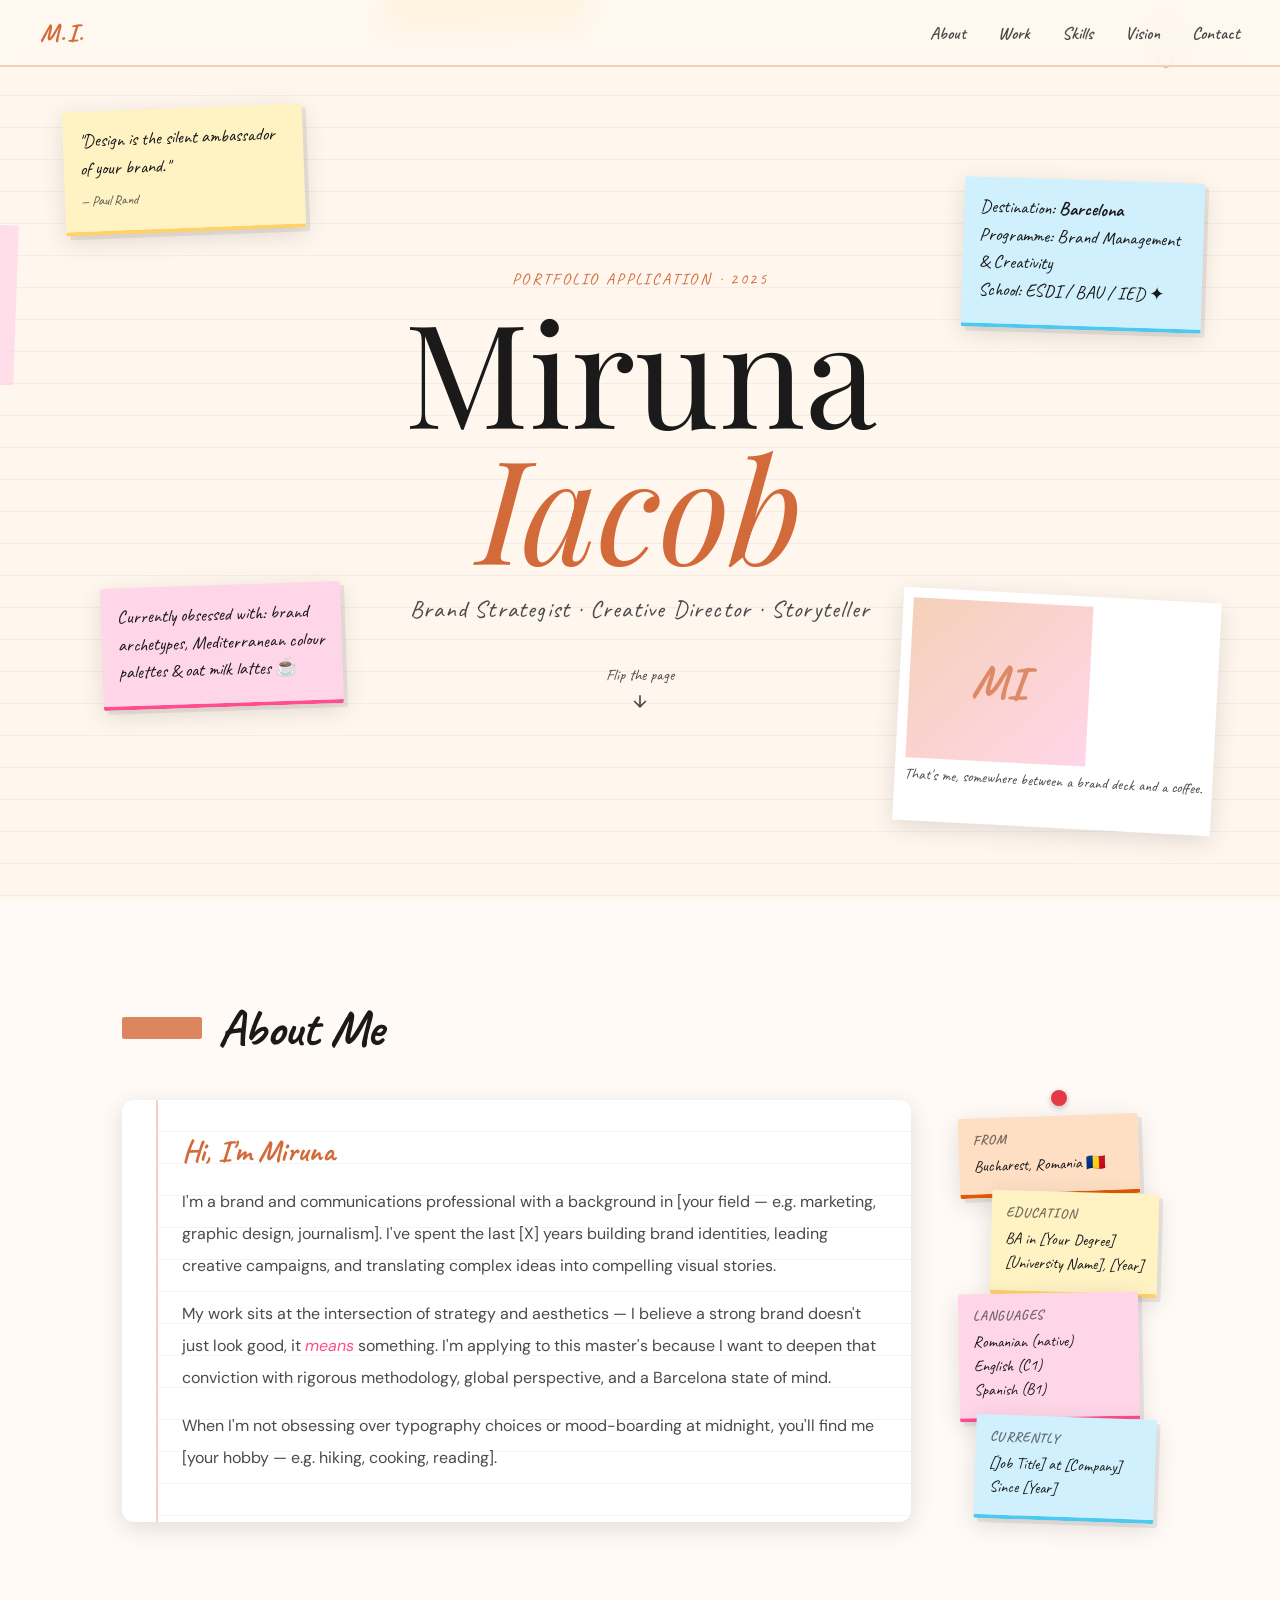
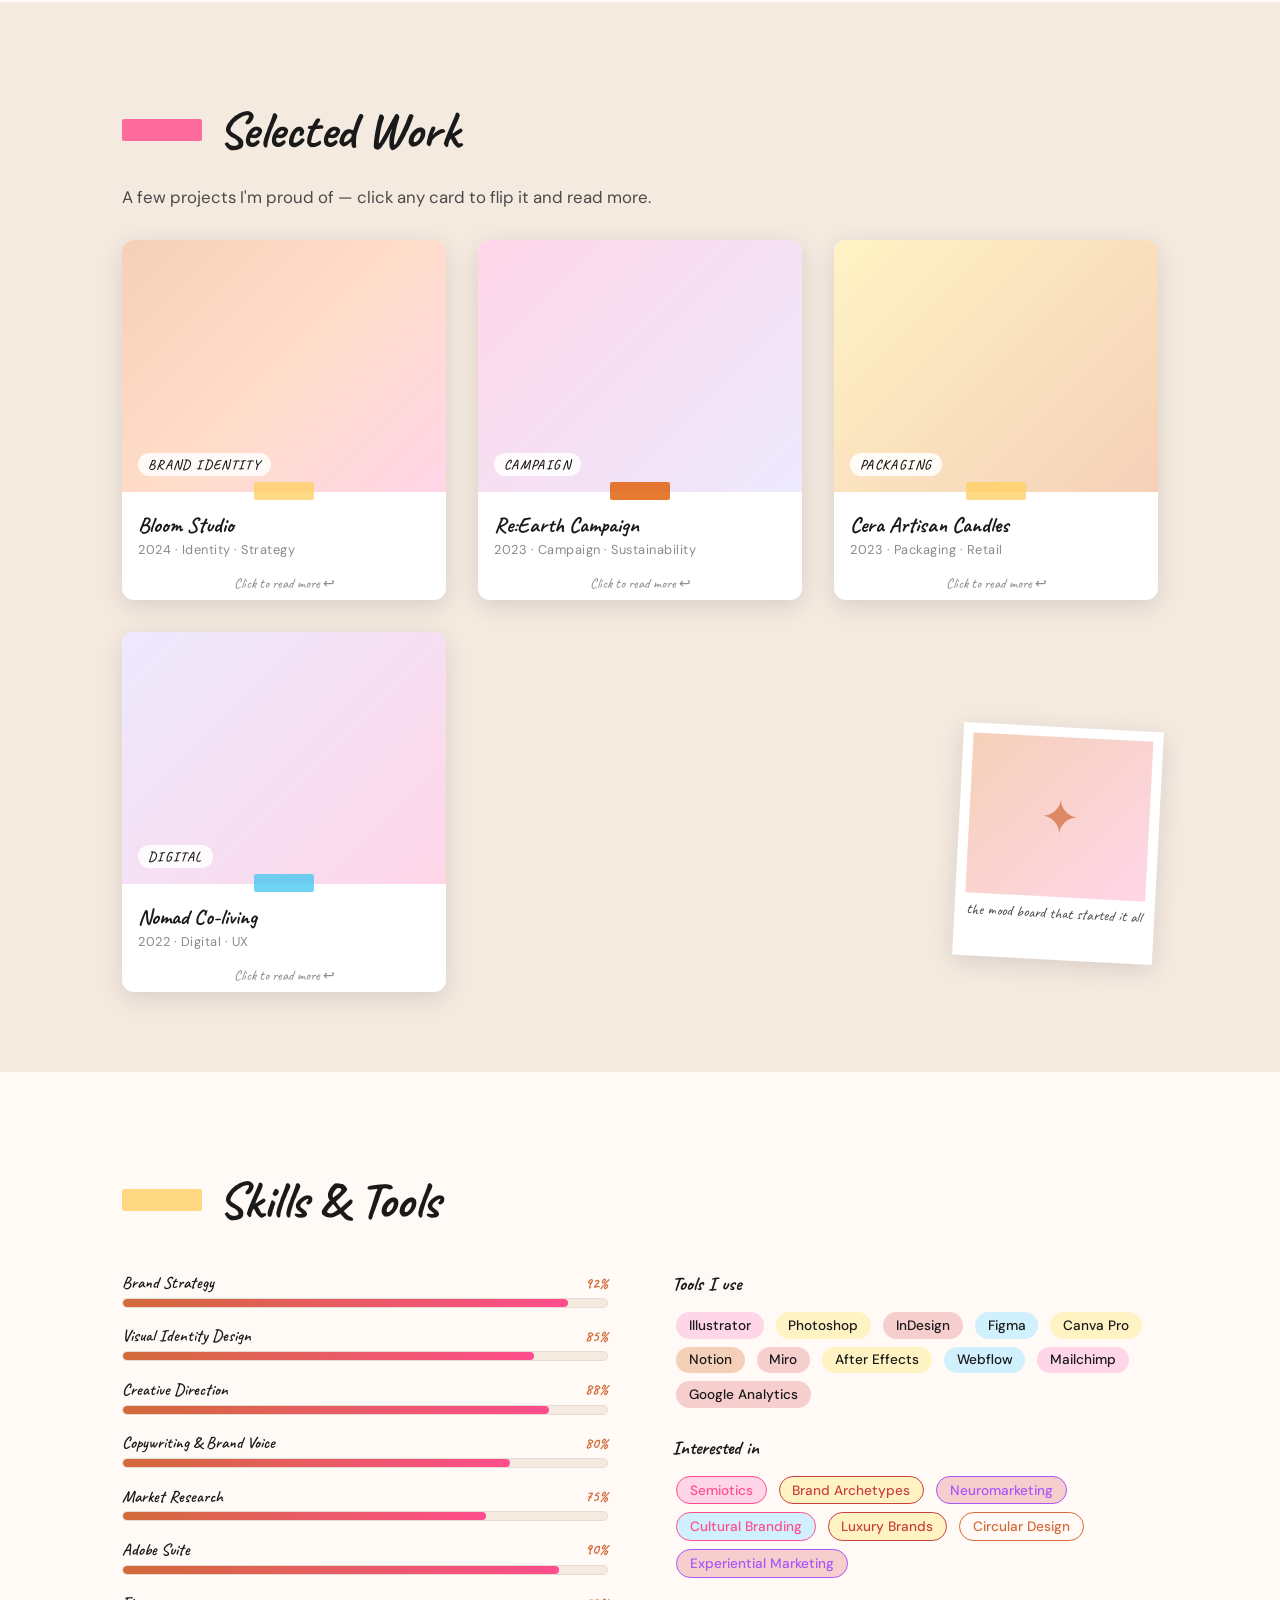
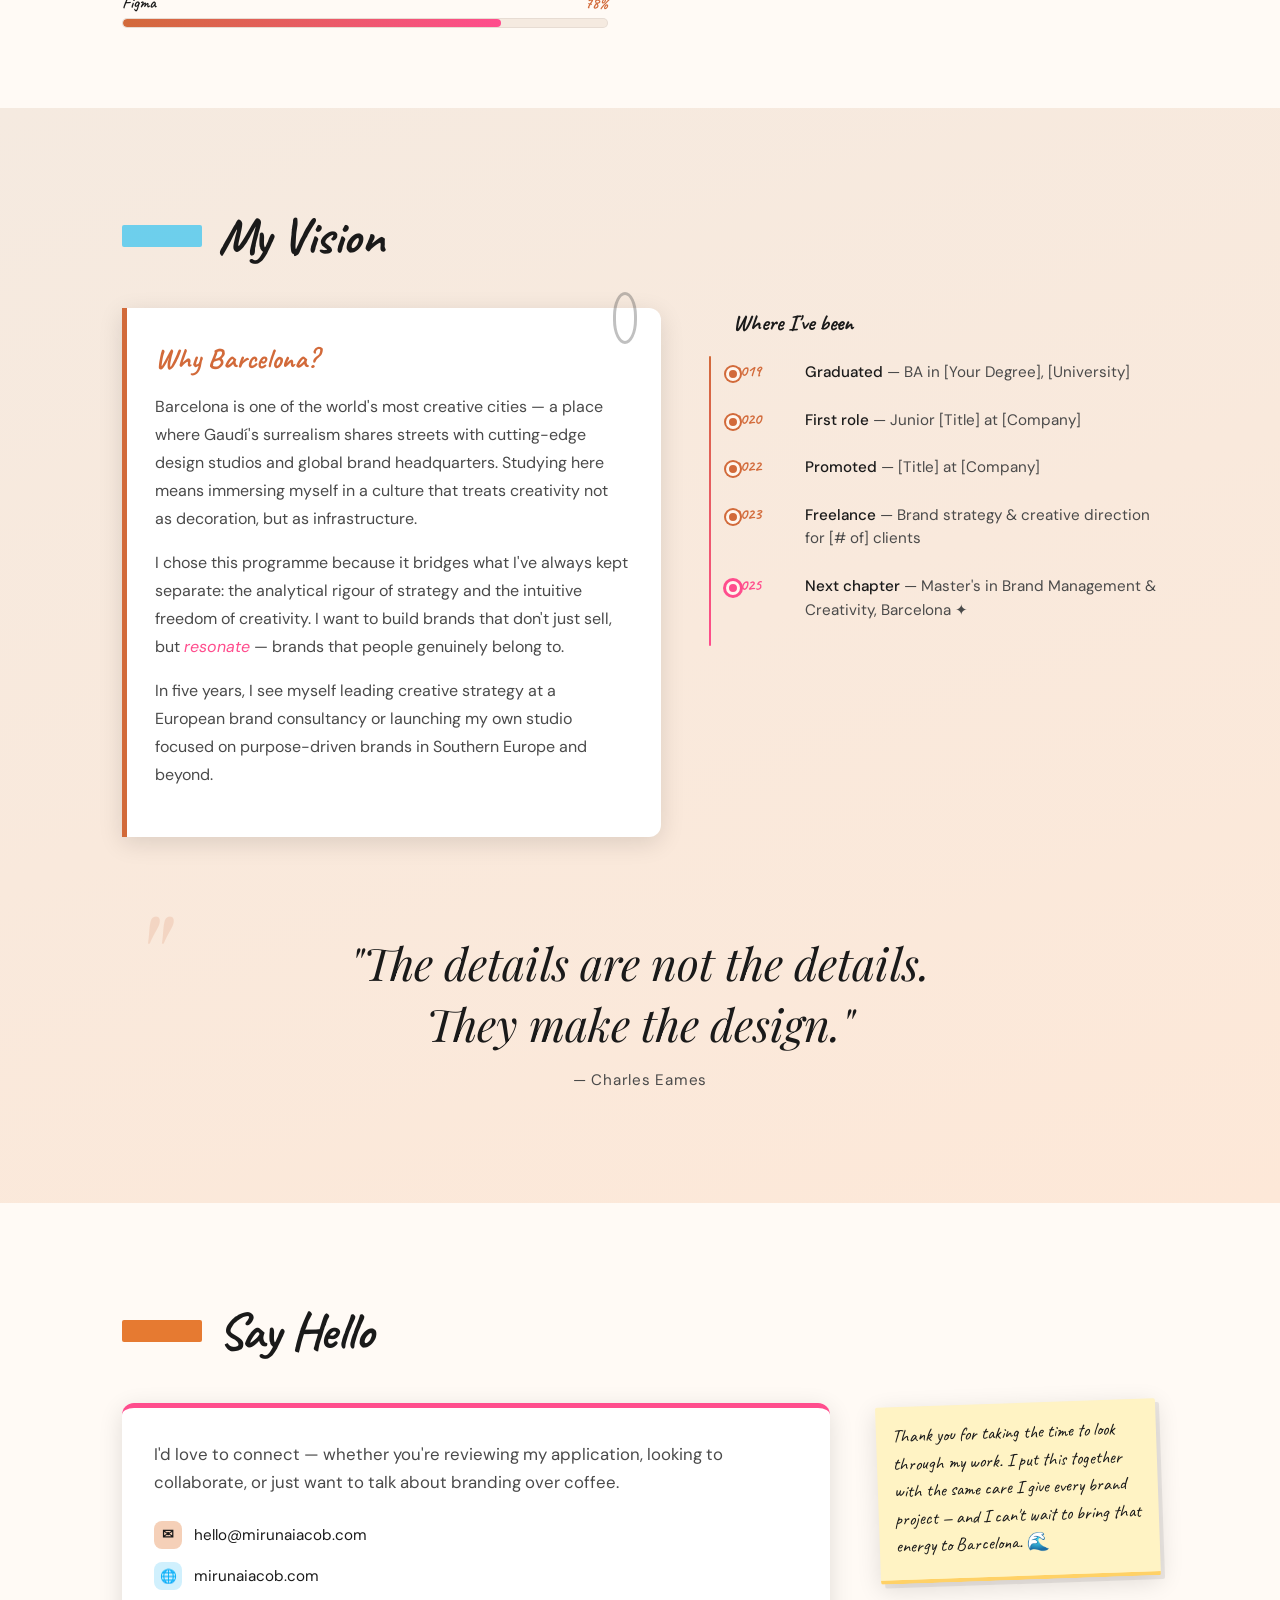
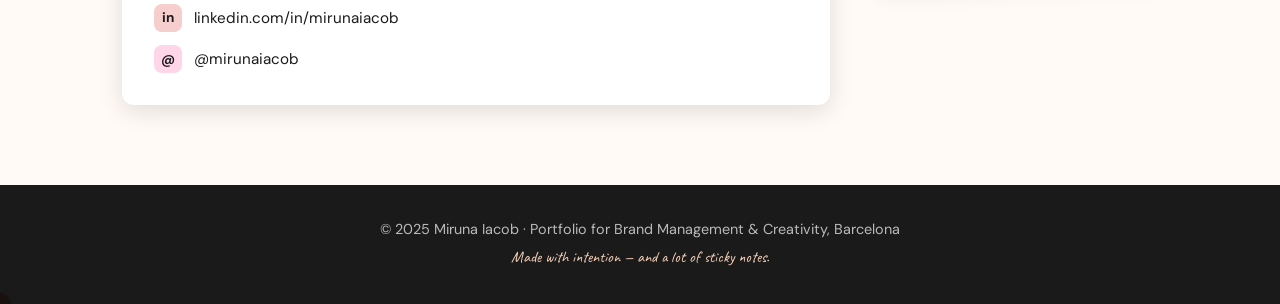
<file: index.html>
<!DOCTYPE html>
<html lang="en">
<head>
  <meta charset="UTF-8" />
  <meta name="viewport" content="width=device-width, initial-scale=1.0" />
  <title>My Portfolio — Brand Management & Creativity</title>
  <link rel="stylesheet" href="styles.css" />
  <!-- Google Fonts: Caveat (handwritten) + DM Sans (clean body) -->
  <link rel="preconnect" href="https://fonts.googleapis.com" />
  <link rel="preconnect" href="https://fonts.gstatic.com" crossorigin />
  <link href="https://fonts.googleapis.com/css2?family=Caveat:wght@400;600;700&family=DM+Sans:ital,wght@0,300;0,400;0,500;1,300&family=Playfair+Display:ital,wght@1,400;1,700&display=swap" rel="stylesheet" />
</head>

<body>

  <!-- ========================================================
       NAVIGATION
  ======================================================== -->
  <nav class="nav" id="nav">
    <div class="nav__logo">
      <!-- EDIT: Replace with your initials -->
      <span class="nav__initials">M.I.</span>
    </div>
    <ul class="nav__links">
      <li><a href="#about">About</a></li>
      <li><a href="#work">Work</a></li>
      <li><a href="#skills">Skills</a></li>
      <li><a href="#vision">Vision</a></li>
      <li><a href="#contact">Contact</a></li>
    </ul>
    <button class="nav__toggle" aria-label="Toggle menu" id="navToggle">
      <span></span><span></span><span></span>
    </button>
  </nav>

  <!-- ========================================================
       HERO / COVER PAGE
  ======================================================== -->
  <section class="hero" id="hero">

    <!-- Decorative tape strips -->
    <div class="tape tape--hero-top"></div>
    <div class="tape tape--hero-left"></div>

    <!-- Floating sticky notes (draggable) -->
    <div class="sticky sticky--yellow draggable" data-id="s1" style="top:12%; left:5%;">
      <p>
        <!-- EDIT: Your short tagline -->
        "Design is the silent ambassador of your brand."
      </p>
      <span class="sticky__author">— Paul Rand</span>
    </div>

    <div class="sticky sticky--pink draggable" data-id="s2" style="top:65%; left:8%;">
      <p>
        <!-- EDIT: A personal note or fun fact -->
        Currently obsessed with: brand archetypes, Mediterranean colour palettes & oat milk lattes ☕
      </p>
    </div>

    <div class="sticky sticky--blue draggable" data-id="s3" style="top:20%; right:6%;">
      <p>
        <!-- EDIT: Your destination note -->
        Destination: <strong>Barcelona</strong><br/>
        Programme: Brand Management & Creativity<br/>
        School: ESDI / BAU / IED ✦
      </p>
    </div>

    <!-- Main hero content -->
    <div class="hero__center">
      <p class="hero__label">Portfolio Application · 2025</p>
      <!-- EDIT: Your name -->
      <h1 class="hero__name">Miruna<br/><em>Iacob</em></h1>
      <p class="hero__subtitle">
        <!-- EDIT: Your one-line descriptor -->
        Brand Strategist · Creative Director · Storyteller
      </p>
      <a href="#about" class="hero__scroll-cue">
        <span>Flip the page</span>
        <svg viewBox="0 0 24 24" fill="none" stroke="currentColor" stroke-width="2">
          <path d="M12 5v14M5 12l7 7 7-7"/>
        </svg>
      </a>
    </div>

    <!-- Decorative polaroid -->
    <div class="polaroid polaroid--hero draggable" data-id="p-hero" style="bottom:8%; right:5%;">
      <div class="polaroid__img polaroid__img--placeholder">
        <!-- EDIT: Replace this div with an <img src="assets/hero-photo.jpg" alt="Your name"> -->
        <span class="polaroid__initials">
          <!-- EDIT: Your initials -->
          MI
        </span>
      </div>
      <p class="polaroid__caption">
        <!-- EDIT: Caption for your photo -->
        That's me, somewhere between a brand deck and a coffee.
      </p>
    </div>

    <!-- Paper clip decoration -->
    <div class="paperclip paperclip--hero"></div>

  </section>

  <!-- ========================================================
       ABOUT ME
  ======================================================== -->
  <section class="section about" id="about">
    <div class="section__inner">

      <div class="section__header">
        <div class="tape tape--label"></div>
        <h2 class="section__title">About Me</h2>
      </div>

      <div class="about__grid">

        <!-- Left: Bio card (notebook page) -->
        <div class="notebook-card">
          <div class="notebook-card__margin"></div>
          <div class="notebook-card__content">
            <h3>
              <!-- EDIT: Your name -->
              Hi, I'm Miruna
            </h3>
            <p>
              <!-- EDIT: Your bio paragraph 1 -->
              I'm a brand and communications professional with a background in [your field — e.g. marketing, graphic design, journalism]. I've spent the last [X] years building brand identities, leading creative campaigns, and translating complex ideas into compelling visual stories.
            </p>
            <p>
              <!-- EDIT: Your bio paragraph 2 -->
              My work sits at the intersection of strategy and aesthetics — I believe a strong brand doesn't just look good, it <em>means</em> something. I'm applying to this master's because I want to deepen that conviction with rigorous methodology, global perspective, and a Barcelona state of mind.
            </p>
            <p>
              <!-- EDIT: Your bio paragraph 3 -->
              When I'm not obsessing over typography choices or mood-boarding at midnight, you'll find me [your hobby — e.g. hiking, cooking, reading].
            </p>
          </div>
        </div>

        <!-- Right: Info sticky notes cluster -->
        <div class="about__notes">

          <div class="sticky sticky--green sticky--small" style="transform: rotate(-2deg);">
            <strong>From</strong>
            <!-- EDIT: Your city/country -->
            <p>Bucharest, Romania 🇷🇴</p>
          </div>

          <div class="sticky sticky--yellow sticky--small" style="transform: rotate(1.5deg); margin-top: -0.5rem; margin-left: 2rem;">
            <strong>Education</strong>
            <!-- EDIT: Your degree(s) -->
            <p>BA in [Your Degree]<br/>[University Name], [Year]</p>
          </div>

          <div class="sticky sticky--pink sticky--small" style="transform: rotate(-1deg); margin-top: -0.5rem;">
            <strong>Languages</strong>
            <!-- EDIT: Your languages -->
            <p>Romanian (native)<br/>English (C1)<br/>Spanish (B1)</p>
          </div>

          <div class="sticky sticky--blue sticky--small" style="transform: rotate(2deg); margin-top: -0.5rem; margin-left: 1rem;">
            <strong>Currently</strong>
            <!-- EDIT: Your current role -->
            <p>[Job Title] at [Company]<br/>Since [Year]</p>
          </div>

          <!-- Pin decoration -->
          <div class="pin pin--red" style="top: -10px; left: 50%;"></div>

        </div>

      </div>
    </div>
  </section>

  <!-- ========================================================
       WORK / PROJECTS
  ======================================================== -->
  <section class="section work" id="work">
    <div class="section__inner">

      <div class="section__header">
        <div class="tape tape--label tape--pink"></div>
        <h2 class="section__title">Selected Work</h2>
      </div>

      <p class="section__intro">
        <!-- EDIT: Optional intro sentence -->
        A few projects I'm proud of — click any card to flip it and read more.
      </p>

      <!-- Project cards grid (flip cards) -->
      <div class="projects-grid">

        <!-- ── PROJECT 1 ── -->
        <div class="flip-card" tabindex="0" aria-label="Project: Brand Identity">
          <div class="flip-card__inner">

            <!-- Front -->
            <div class="flip-card__front">
              <div class="project-img project-img--1">
                <!-- EDIT: Replace with <img src="assets/project1.jpg" alt="Project 1"> -->
                <span class="project-img__label">
                  <!-- EDIT: Short project type -->
                  Brand Identity
                </span>
              </div>
              <div class="project-meta">
                <div class="tape tape--small"></div>
                <!-- EDIT: Project title -->
                <h3>Bloom Studio</h3>
                <!-- EDIT: Year + category tags -->
                <p class="project-tags">2024 · Identity · Strategy</p>
              </div>
              <p class="flip-hint">Click to read more ↩</p>
            </div>

            <!-- Back -->
            <div class="flip-card__back">
              <h3>
                <!-- EDIT: Project title (repeat) -->
                Bloom Studio
              </h3>
              <p>
                <!-- EDIT: Project description -->
                A full brand identity for an independent floral design studio. Developed brand strategy, naming, visual identity system, and brand guidelines from scratch.
              </p>
              <ul class="project-details">
                <!-- EDIT: Key deliverables / outcomes -->
                <li>📌 Brand strategy & positioning</li>
                <li>📌 Logo system + typography</li>
                <li>📌 Colour palette & art direction</li>
                <li>📌 Brand guidelines (40pp)</li>
              </ul>
              <!-- EDIT: Link to project (optional) -->
              <a href="#" class="project-link" target="_blank">View case study →</a>
            </div>

          </div>
        </div>

        <!-- ── PROJECT 2 ── -->
        <div class="flip-card" tabindex="0" aria-label="Project: Campaign">
          <div class="flip-card__inner">

            <div class="flip-card__front">
              <div class="project-img project-img--2">
                <span class="project-img__label">Campaign</span>
              </div>
              <div class="project-meta">
                <div class="tape tape--small tape--green"></div>
                <!-- EDIT -->
                <h3>Re:Earth Campaign</h3>
                <p class="project-tags">2023 · Campaign · Sustainability</p>
              </div>
              <p class="flip-hint">Click to read more ↩</p>
            </div>

            <div class="flip-card__back">
              <!-- EDIT -->
              <h3>Re:Earth Campaign</h3>
              <p>
                Integrated brand campaign for a sustainable lifestyle brand targeting Gen Z. Led creative direction, copy strategy, and social media rollout across 4 channels.
              </p>
              <ul class="project-details">
                <li>📌 Creative concept development</li>
                <li>📌 360° campaign execution</li>
                <li>📌 +42% engagement lift</li>
                <li>📌 Featured in [Publication]</li>
              </ul>
              <a href="#" class="project-link" target="_blank">View case study →</a>
            </div>

          </div>
        </div>

        <!-- ── PROJECT 3 ── -->
        <div class="flip-card" tabindex="0" aria-label="Project: Packaging">
          <div class="flip-card__inner">

            <div class="flip-card__front">
              <div class="project-img project-img--3">
                <span class="project-img__label">Packaging</span>
              </div>
              <div class="project-meta">
                <div class="tape tape--small tape--yellow"></div>
                <!-- EDIT -->
                <h3>Cera Artisan Candles</h3>
                <p class="project-tags">2023 · Packaging · Retail</p>
              </div>
              <p class="flip-hint">Click to read more ↩</p>
            </div>

            <div class="flip-card__back">
              <!-- EDIT -->
              <h3>Cera Artisan Candles</h3>
              <p>
                Packaging redesign and brand refresh for a luxury candle brand expanding into European markets. Focused on premium positioning and sustainable materials.
              </p>
              <ul class="project-details">
                <li>📌 Market research & positioning</li>
                <li>📌 Packaging design system</li>
                <li>📌 Retail & e-commerce adaptation</li>
                <li>📌 +28% perceived premium value</li>
              </ul>
              <a href="#" class="project-link" target="_blank">View case study →</a>
            </div>

          </div>
        </div>

        <!-- ── PROJECT 4 ── -->
        <div class="flip-card" tabindex="0" aria-label="Project: Digital">
          <div class="flip-card__inner">

            <div class="flip-card__front">
              <div class="project-img project-img--4">
                <span class="project-img__label">Digital</span>
              </div>
              <div class="project-meta">
                <div class="tape tape--small tape--blue"></div>
                <!-- EDIT -->
                <h3>Nomad Co-living</h3>
                <p class="project-tags">2022 · Digital · UX</p>
              </div>
              <p class="flip-hint">Click to read more ↩</p>
            </div>

            <div class="flip-card__back">
              <!-- EDIT -->
              <h3>Nomad Co-living</h3>
              <p>
                Brand strategy and digital identity for a co-living startup targeting remote workers. Designed the full digital brand experience from app UI to social presence.
              </p>
              <ul class="project-details">
                <li>📌 Brand strategy & voice</li>
                <li>📌 UI/UX direction</li>
                <li>📌 Social brand system</li>
                <li>📌 Launched in 3 cities</li>
              </ul>
              <a href="#" class="project-link" target="_blank">View case study →</a>
            </div>

          </div>
        </div>

        <!-- ── ADD MORE PROJECTS: Copy a flip-card block above and edit it ── -->

      </div>

      <!-- Extra polaroid decoration -->
      <div class="polaroid polaroid--work draggable" data-id="p-work" style="bottom: 2rem; right: 2rem; transform: rotate(3deg);">
        <div class="polaroid__img polaroid__img--accent">
          <!-- EDIT: Replace with a photo of your workspace/mood board -->
          <span class="polaroid__icon">✦</span>
        </div>
        <p class="polaroid__caption">
          <!-- EDIT: Caption -->
          the mood board that started it all
        </p>
      </div>

    </div>
  </section>

  <!-- ========================================================
       SKILLS
  ======================================================== -->
  <section class="section skills" id="skills">
    <div class="section__inner">

      <div class="section__header">
        <div class="tape tape--label tape--yellow"></div>
        <h2 class="section__title">Skills &amp; Tools</h2>
      </div>

      <div class="skills__layout">

        <!-- Skill bars (notebook-style) -->
        <div class="skill-list">

          <!-- EDIT: Add/remove/rename skills and adjust the data-level (0–100) -->

          <div class="skill-item">
            <span class="skill-name">Brand Strategy</span>
            <div class="skill-track">
              <div class="skill-bar" data-level="92"></div>
            </div>
            <span class="skill-pct">92%</span>
          </div>

          <div class="skill-item">
            <span class="skill-name">Visual Identity Design</span>
            <div class="skill-track">
              <div class="skill-bar" data-level="85"></div>
            </div>
            <span class="skill-pct">85%</span>
          </div>

          <div class="skill-item">
            <span class="skill-name">Creative Direction</span>
            <div class="skill-track">
              <div class="skill-bar" data-level="88"></div>
            </div>
            <span class="skill-pct">88%</span>
          </div>

          <div class="skill-item">
            <span class="skill-name">Copywriting &amp; Brand Voice</span>
            <div class="skill-track">
              <div class="skill-bar" data-level="80"></div>
            </div>
            <span class="skill-pct">80%</span>
          </div>

          <div class="skill-item">
            <span class="skill-name">Market Research</span>
            <div class="skill-track">
              <div class="skill-bar" data-level="75"></div>
            </div>
            <span class="skill-pct">75%</span>
          </div>

          <div class="skill-item">
            <span class="skill-name">Adobe Suite</span>
            <div class="skill-track">
              <div class="skill-bar" data-level="90"></div>
            </div>
            <span class="skill-pct">90%</span>
          </div>

          <div class="skill-item">
            <span class="skill-name">Figma</span>
            <div class="skill-track">
              <div class="skill-bar" data-level="78"></div>
            </div>
            <span class="skill-pct">78%</span>
          </div>

        </div>

        <!-- Right: Tools & interests tag cloud -->
        <div class="skills__right">

          <div class="tag-cloud">
            <h3 class="tag-cloud__title">Tools I use</h3>
            <!-- EDIT: Add or remove tool tags -->
            <span class="tag">Illustrator</span>
            <span class="tag">Photoshop</span>
            <span class="tag">InDesign</span>
            <span class="tag">Figma</span>
            <span class="tag">Canva Pro</span>
            <span class="tag">Notion</span>
            <span class="tag">Miro</span>
            <span class="tag">After Effects</span>
            <span class="tag">Webflow</span>
            <span class="tag">Mailchimp</span>
            <span class="tag">Google Analytics</span>
          </div>

          <div class="tag-cloud tag-cloud--interests">
            <h3 class="tag-cloud__title">Interested in</h3>
            <!-- EDIT: Add or remove interest tags -->
            <span class="tag tag--outline">Semiotics</span>
            <span class="tag tag--outline">Brand Archetypes</span>
            <span class="tag tag--outline">Neuromarketing</span>
            <span class="tag tag--outline">Cultural Branding</span>
            <span class="tag tag--outline">Luxury Brands</span>
            <span class="tag tag--outline">Circular Design</span>
            <span class="tag tag--outline">Experiential Marketing</span>
          </div>

        </div>

      </div>
    </div>
  </section>

  <!-- ========================================================
       VISION / MANIFESTO
  ======================================================== -->
  <section class="section vision" id="vision">
    <div class="section__inner">

      <div class="section__header">
        <div class="tape tape--label tape--blue"></div>
        <h2 class="section__title">My Vision</h2>
      </div>

      <div class="vision__layout">

        <!-- Manifesto card -->
        <div class="manifesto-card">
          <div class="paperclip paperclip--manifesto"></div>
          <h3 class="manifesto-card__heading">Why Barcelona?</h3>
          <p>
            <!-- EDIT: Your motivation / why this school -->
            Barcelona is one of the world's most creative cities — a place where Gaudí's surrealism shares streets with cutting-edge design studios and global brand headquarters. Studying here means immersing myself in a culture that treats creativity not as decoration, but as infrastructure.
          </p>
          <p>
            I chose this programme because it bridges what I've always kept separate: the analytical rigour of strategy and the intuitive freedom of creativity. I want to build brands that don't just sell, but <em>resonate</em> — brands that people genuinely belong to.
          </p>
          <p>
            <!-- EDIT: Your 5-year goal -->
            In five years, I see myself leading creative strategy at a European brand consultancy or launching my own studio focused on purpose-driven brands in Southern Europe and beyond.
          </p>
        </div>

        <!-- Timeline / milestones -->
        <div class="timeline">
          <h3 class="timeline__title">Where I've been</h3>

          <!-- EDIT: Add/remove/edit timeline entries -->
          <div class="timeline__item">
            <span class="timeline__year">2019</span>
            <div class="timeline__content">
              <!-- EDIT -->
              <strong>Graduated</strong> — BA in [Your Degree], [University]
            </div>
          </div>

          <div class="timeline__item">
            <span class="timeline__year">2020</span>
            <div class="timeline__content">
              <!-- EDIT -->
              <strong>First role</strong> — Junior [Title] at [Company]
            </div>
          </div>

          <div class="timeline__item">
            <span class="timeline__year">2022</span>
            <div class="timeline__content">
              <!-- EDIT -->
              <strong>Promoted</strong> — [Title] at [Company]
            </div>
          </div>

          <div class="timeline__item">
            <span class="timeline__year">2023</span>
            <div class="timeline__content">
              <!-- EDIT -->
              <strong>Freelance</strong> — Brand strategy & creative direction for [# of] clients
            </div>
          </div>

          <div class="timeline__item timeline__item--now">
            <span class="timeline__year">2025</span>
            <div class="timeline__content">
              <!-- EDIT -->
              <strong>Next chapter</strong> — Master's in Brand Management & Creativity, Barcelona ✦
            </div>
          </div>

        </div>

      </div>

      <!-- Large decorative quote -->
      <blockquote class="vision__quote">
        <!-- EDIT: A quote that resonates with your creative philosophy -->
        "The details are not the details.<br/>They make the design."
        <cite>— Charles Eames</cite>
      </blockquote>

    </div>
  </section>

  <!-- ========================================================
       CONTACT
  ======================================================== -->
  <section class="section contact" id="contact">
    <div class="section__inner">

      <div class="section__header">
        <div class="tape tape--label tape--green"></div>
        <h2 class="section__title">Say Hello</h2>
      </div>

      <div class="contact__layout">

        <div class="contact__card">
          <p class="contact__intro">
            <!-- EDIT: Your contact intro -->
            I'd love to connect — whether you're reviewing my application, looking to collaborate, or just want to talk about branding over coffee.
          </p>

          <ul class="contact__list">
            <!-- EDIT: Your contact details -->
            <li>
              <span class="contact__icon">✉</span>
              <!-- EDIT: Your email -->
              <a href="mailto:hello@mirunaiacob.com">hello@mirunaiacob.com</a>
            </li>
            <li>
              <span class="contact__icon">🌐</span>
              <!-- EDIT: Your website -->
              <a href="#" target="_blank">mirunaiacob.com</a>
            </li>
            <li>
              <span class="contact__icon">in</span>
              <!-- EDIT: Your LinkedIn -->
              <a href="#" target="_blank">linkedin.com/in/mirunaiacob</a>
            </li>
            <li>
              <span class="contact__icon">@</span>
              <!-- EDIT: Your Instagram/Behance -->
              <a href="#" target="_blank">@mirunaiacob</a>
            </li>
          </ul>
        </div>

        <!-- Final sticky note -->
        <div class="sticky sticky--yellow contact__sticky" style="transform: rotate(-2deg);">
          <p>
            <!-- EDIT: A personal closing note -->
            Thank you for taking the time to look through my work. I put this together with the same care I give every brand project — and I can't wait to bring that energy to Barcelona. 🌊
          </p>
        </div>

      </div>

    </div>
  </section>

  <!-- ========================================================
       FOOTER
  ======================================================== -->
  <footer class="footer">
    <p>
      <!-- EDIT: Your name + year -->
      © 2025 Miruna Iacob · Portfolio for Brand Management & Creativity, Barcelona
    </p>
    <p class="footer__note">Made with intention — and a lot of sticky notes.</p>
  </footer>

  <!-- Cursor follower -->
  <div class="cursor-follower" id="cursorFollower"></div>

  <script src="script.js"></script>
</body>
</html>
</file>
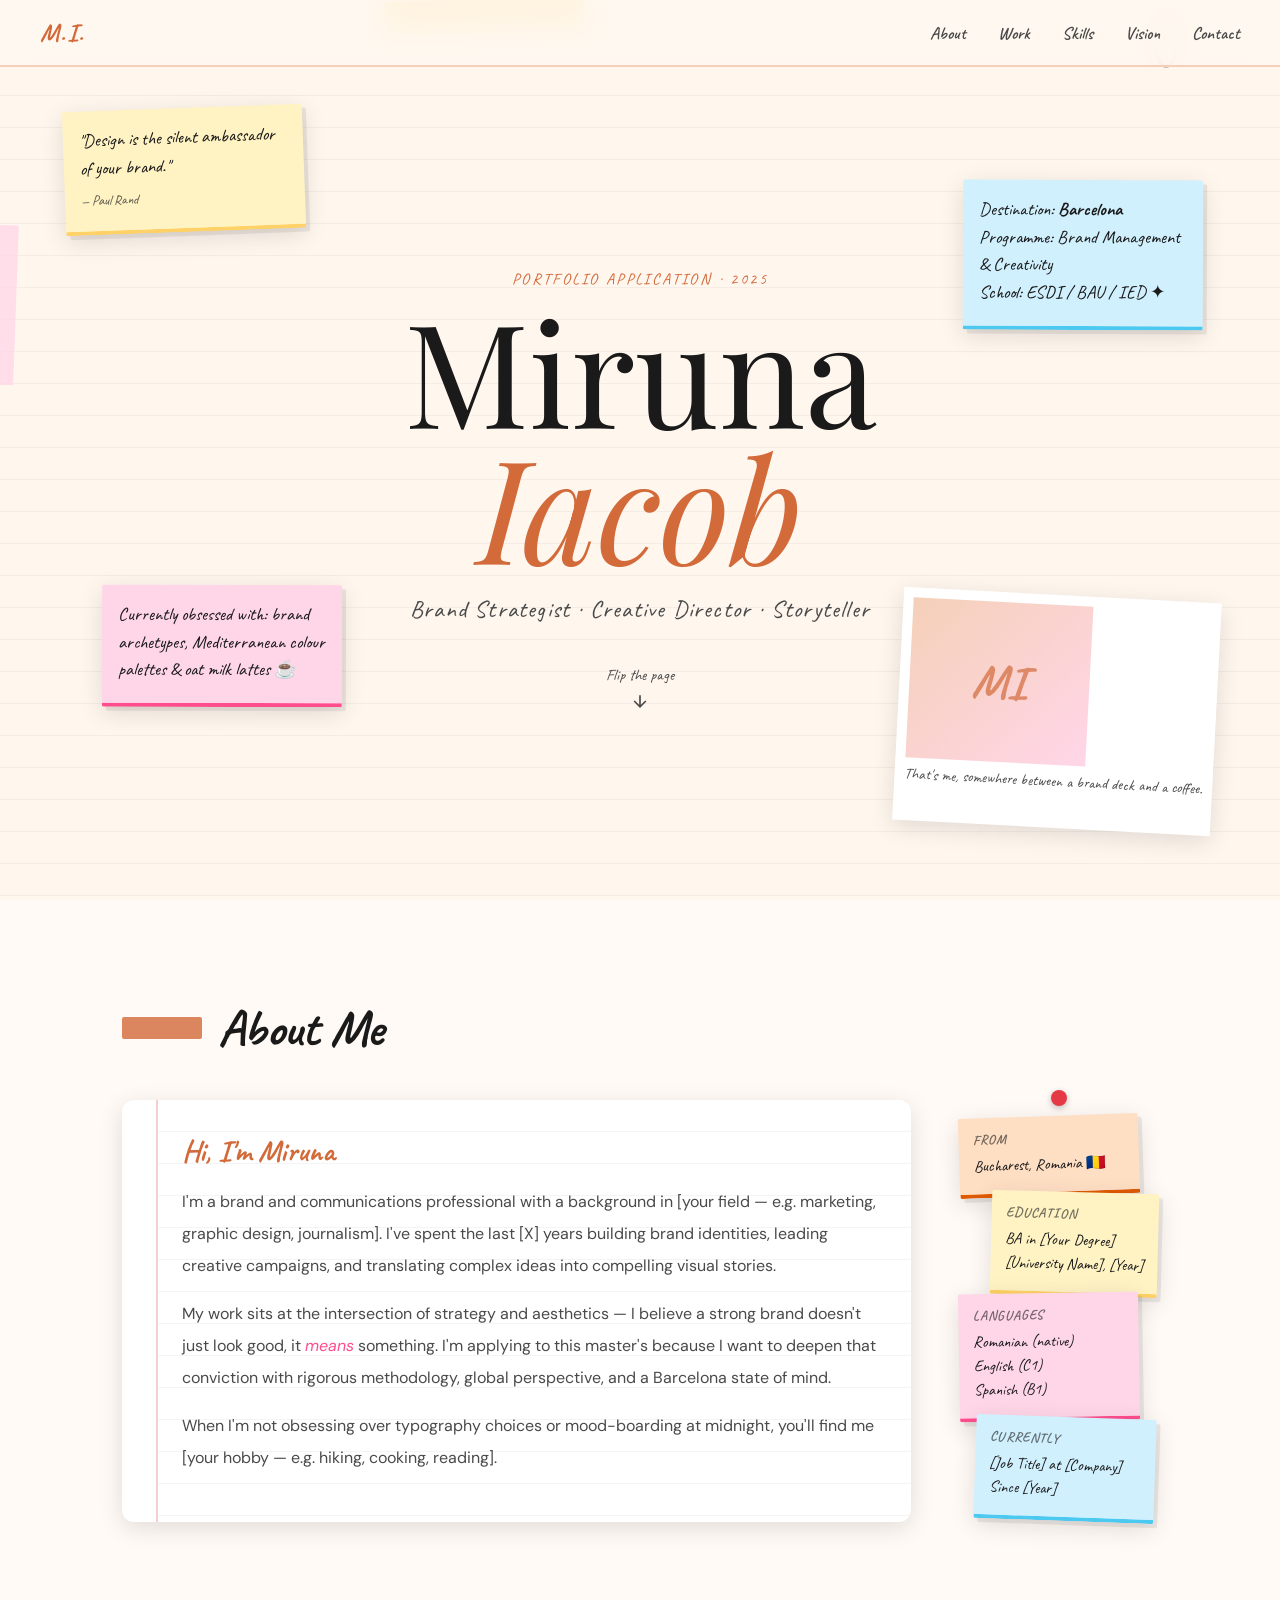
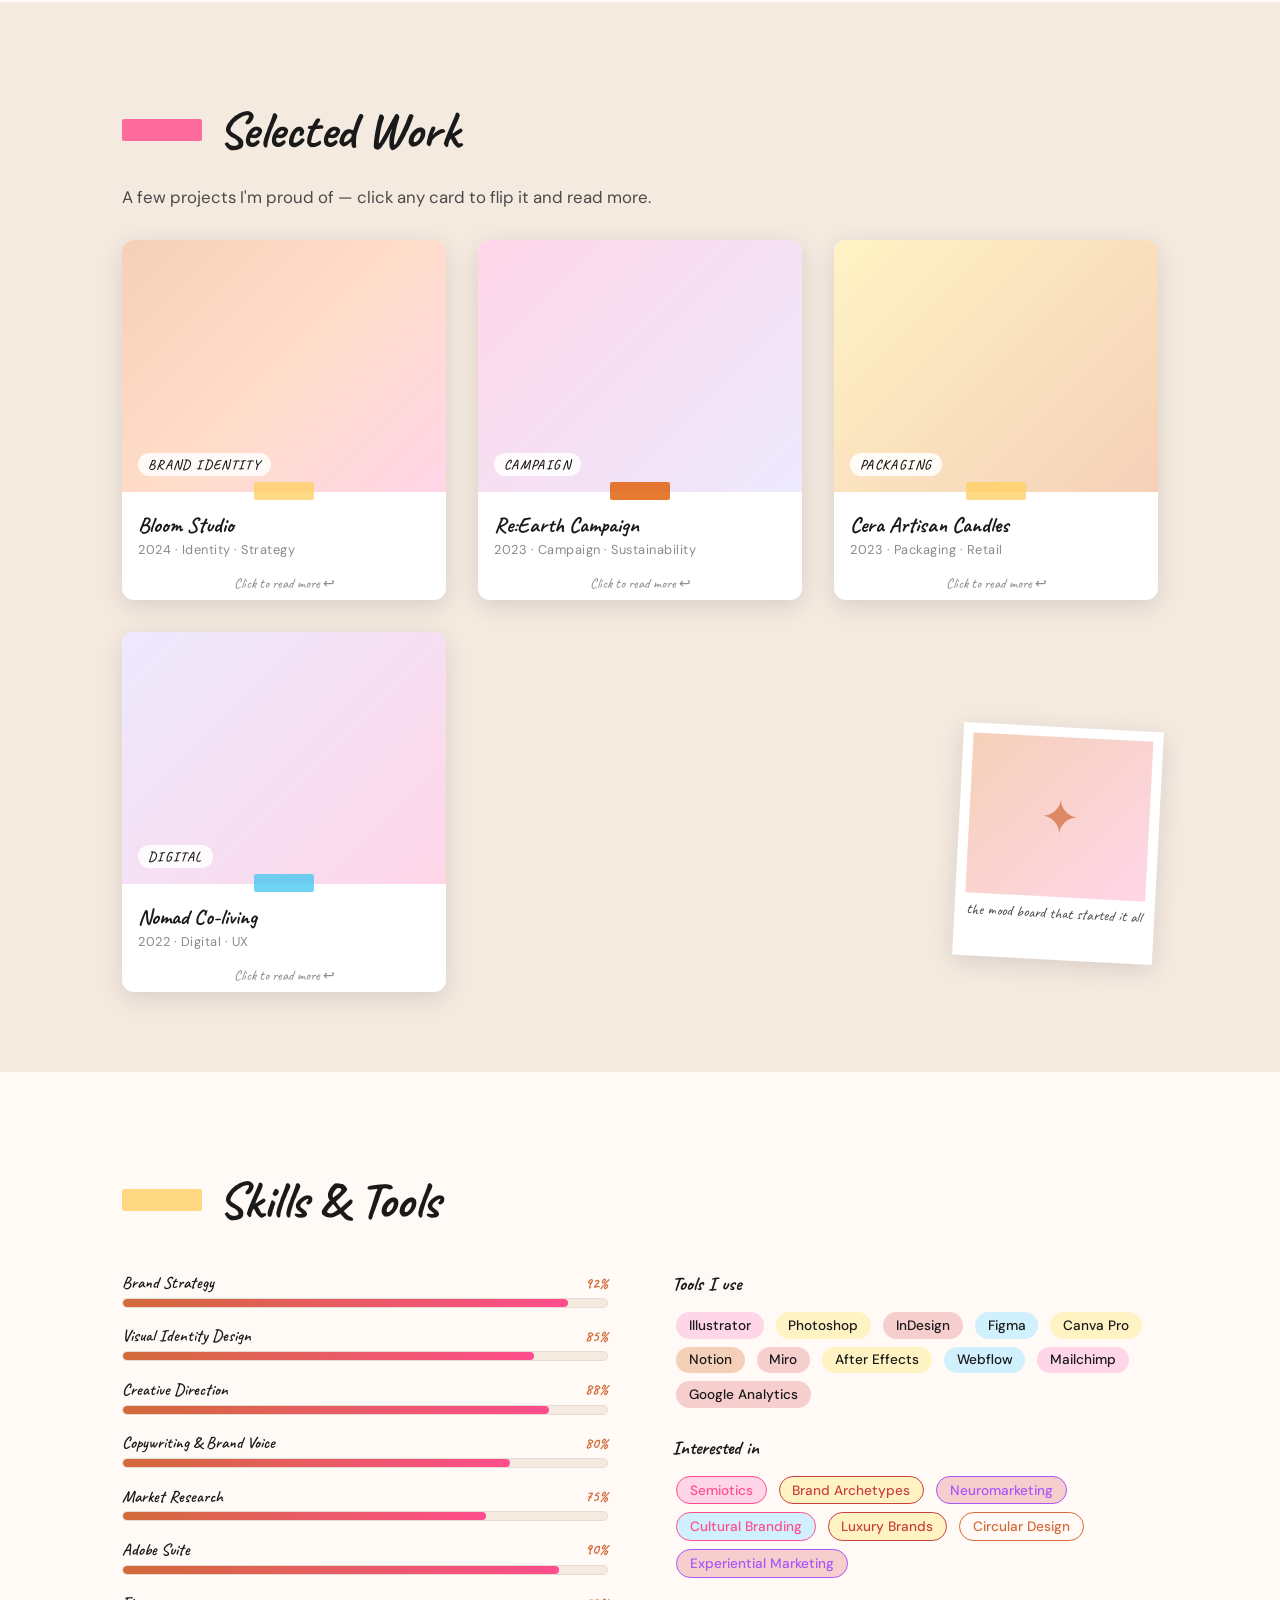
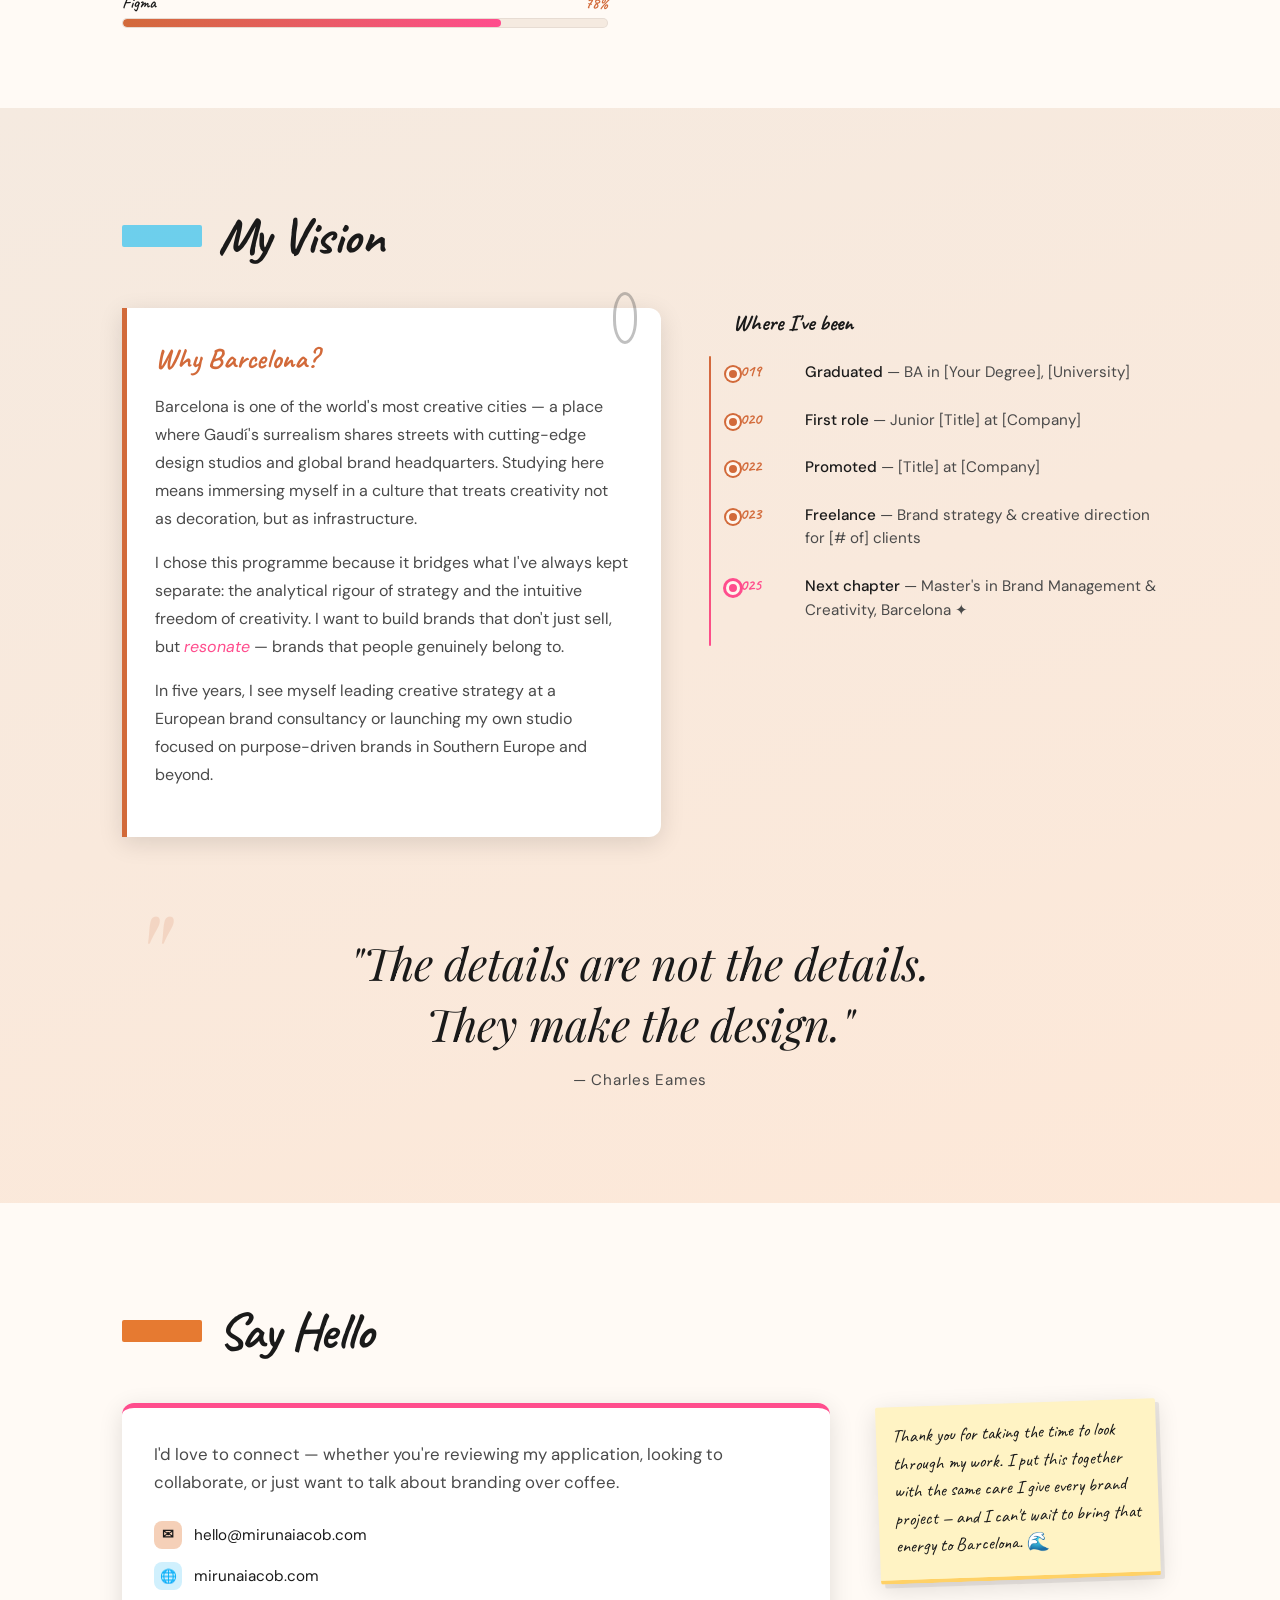
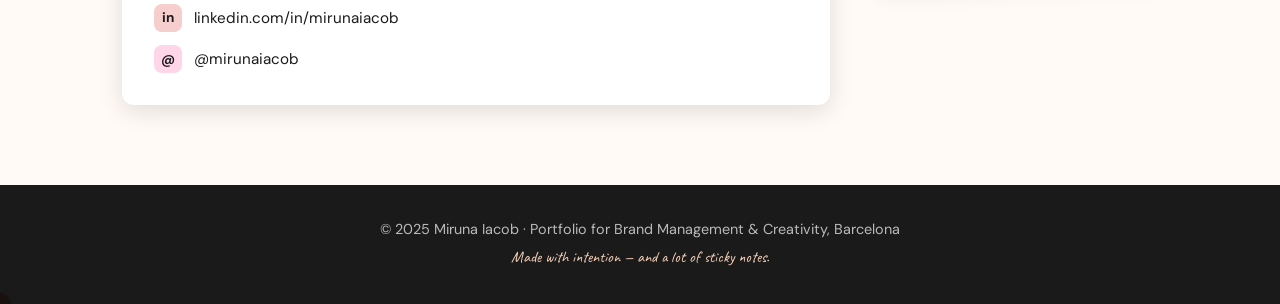
<file: portfolio-standalone.html>
<!DOCTYPE html>
<html lang="en">
<head>
  <meta charset="UTF-8" />
  <meta name="viewport" content="width=device-width, initial-scale=1.0" />
  <title>My Portfolio — Brand Management & Creativity</title>
  <style>
/* ============================================================
   PORTFOLIO — SCRAPBOOK STYLE
   Colorful palette: burnt orange #D26A3A, pink, yellow, amber, purple, cream
   ============================================================ */

/* ── CUSTOM PROPERTIES (edit to retheme) ── */
:root {
  /* Paper / background tones */
  --cream:        #FFF6EE;
  --paper:        #FFFAF5;
  --paper-dark:   #F5EAE0;

  /* Brand colours */
  --orange:       #D26A3A;
  --orange-light: #E0845A;
  --orange-pale:  #F5D0B8;
  --pink:         #FF4D8D;
  --pink-light:   #FF85B3;
  --pink-pale:    #FFD6E8;
  --yellow:       #FFD166;
  --yellow-pale:  #FFF3C4;
  --coral:        #C94040;
  --coral-pale:   #F7CECE;
  --teal:         #FF9F1C;
  --teal-pale:    #FFF0D4;
  --blue:         #4CC9F0;
  --blue-pale:    #D0F0FD;
  --purple:       #A855F7;
  --purple-pale:  #EDE9FE;
  --green:        #E05A00;
  --green-pale:   #FFDFC4;

  /* Text */
  --ink:          #1A1A1A;
  --ink-mid:      #4A4A4A;
  --ink-light:    #8A8A8A;

  /* Fonts */
  --font-hand:    'Caveat', cursive;
  --font-body:    'DM Sans', sans-serif;
  --font-serif:   'Playfair Display', serif;

  /* Radii & shadows */
  --radius-sm:    6px;
  --radius-md:    12px;
  --radius-lg:    20px;
  --shadow-sm:    0 2px 8px rgba(0,0,0,0.10);
  --shadow-md:    0 6px 24px rgba(0,0,0,0.12);
  --shadow-lg:    0 16px 48px rgba(0,0,0,0.14);
}

/* ── RESET ── */
*, *::before, *::after { box-sizing: border-box; margin: 0; padding: 0; }
html { scroll-behavior: smooth; font-size: 16px; }

body {
  font-family: var(--font-body);
  background-color: var(--cream);
  color: var(--ink);
  overflow-x: hidden;
  cursor: none; /* custom cursor */
}

a { color: inherit; text-decoration: none; }
a:hover { text-decoration: underline; }
img { max-width: 100%; display: block; }
ul { list-style: none; }

/* ============================================================
   CUSTOM CURSOR
   ============================================================ */
.cursor-follower {
  position: fixed;
  width: 22px;
  height: 22px;
  border-radius: 50%;
  background: var(--orange);
  opacity: 0.6;
  pointer-events: none;
  transform: translate(-50%, -50%);
  transition: transform 0.08s ease, background 0.3s;
  z-index: 9999;
  mix-blend-mode: multiply;
}
body:has(.draggable:active) .cursor-follower {
  background: var(--pink);
  transform: translate(-50%, -50%) scale(1.6);
}

/* ============================================================
   NAVIGATION
   ============================================================ */
.nav {
  position: fixed;
  top: 0; left: 0; right: 0;
  z-index: 500;
  display: flex;
  align-items: center;
  justify-content: space-between;
  padding: 1rem 2.5rem;
  background: rgba(255, 248, 240, 0.85);
  backdrop-filter: blur(12px);
  border-bottom: 2px solid var(--orange-pale);
  transition: padding 0.3s;
}
.nav.nav--scrolled {
  padding: 0.6rem 2.5rem;
  border-bottom-color: var(--orange);
}

.nav__initials {
  font-family: var(--font-hand);
  font-size: 1.6rem;
  font-weight: 700;
  color: var(--orange);
  letter-spacing: 0.05em;
}

.nav__links {
  display: flex;
  gap: 2rem;
}
.nav__links a {
  font-family: var(--font-hand);
  font-size: 1.1rem;
  font-weight: 600;
  color: var(--ink-mid);
  position: relative;
  transition: color 0.2s;
}
.nav__links a::after {
  content: '';
  position: absolute;
  bottom: -3px; left: 0;
  width: 0; height: 3px;
  background: var(--orange);
  border-radius: 2px;
  transition: width 0.25s;
}
.nav__links a:hover,
.nav__links a:hover::after { color: var(--orange); width: 100%; text-decoration: none; }

.nav__toggle {
  display: none;
  flex-direction: column;
  gap: 5px;
  background: none;
  border: none;
  cursor: pointer;
  padding: 4px;
}
.nav__toggle span {
  display: block;
  width: 24px; height: 2px;
  background: var(--ink);
  border-radius: 2px;
  transition: 0.3s;
}

/* Mobile nav */
@media (max-width: 700px) {
  .nav__links {
    display: none;
    position: fixed;
    top: 0; left: 0; right: 0; bottom: 0;
    background: var(--cream);
    flex-direction: column;
    align-items: center;
    justify-content: center;
    gap: 2.5rem;
    z-index: 400;
  }
  .nav__links.nav__links--open { display: flex; }
  .nav__links a { font-size: 2rem; }
  .nav__toggle { display: flex; z-index: 501; }
}

/* ============================================================
   DECORATIVE ELEMENTS
   ============================================================ */

/* ── TAPE STRIPS ── */
.tape {
  position: absolute;
  border-radius: 2px;
  opacity: 0.75;
}
/* Hero top tape */
.tape--hero-top {
  top: 0; left: 30%;
  width: 200px; height: 28px;
  background: var(--yellow);
  transform: rotate(-1deg);
}
/* Hero left tape */
.tape--hero-left {
  top: 25%; left: -12px;
  width: 28px; height: 160px;
  background: var(--pink-pale);
  transform: rotate(2deg);
}
/* Section title label tape */
.tape--label {
  position: relative;
  display: inline-block;
  width: 80px; height: 22px;
  background: var(--orange);
  border-radius: 2px;
  margin-right: 1rem;
  opacity: 0.8;
  flex-shrink: 0;
}
.tape--label.tape--pink  { background: var(--pink); }
.tape--label.tape--yellow{ background: var(--yellow); }
.tape--label.tape--blue  { background: var(--blue); }
.tape--label.tape--green { background: var(--green); }

/* Small tape on project cards */
.tape--small {
  position: absolute;
  top: -10px; left: 50%;
  transform: translateX(-50%);
  width: 60px; height: 18px;
  background: var(--yellow);
  opacity: 0.8;
  border-radius: 2px;
  z-index: 2;
}
.tape--small.tape--green  { background: var(--green); }
.tape--small.tape--yellow { background: var(--yellow); }
.tape--small.tape--blue   { background: var(--blue); }

/* ── PINS ── */
.pin {
  position: absolute;
  width: 16px; height: 16px;
  border-radius: 50%;
  z-index: 10;
  transform: translateX(-50%);
  box-shadow: 0 2px 6px rgba(0,0,0,0.25);
}
.pin--red    { background: #E63946; }
.pin--orange { background: var(--orange); }
.pin--pink   { background: var(--pink); }

/* ── PAPER CLIP ── */
.paperclip {
  position: absolute;
  width: 24px; height: 52px;
  border: 3px solid var(--ink-mid);
  border-radius: 12px 12px 12px 12px / 24px;
  opacity: 0.35;
}
.paperclip--hero     { top: 1rem; right: 8%; }
.paperclip--manifesto{ top: -16px; right: 24px; }

/* ── STICKY NOTES ── */
.sticky {
  position: relative;
  background: var(--yellow-pale);
  border-bottom: 4px solid var(--yellow);
  padding: 1rem 1rem 1.2rem;
  font-family: var(--font-hand);
  font-size: 1.15rem;
  line-height: 1.5;
  border-radius: 2px;
  box-shadow: var(--shadow-md), 4px 4px 0 rgba(0,0,0,0.07);
  max-width: 240px;
  cursor: grab;
  user-select: none;
  transition: box-shadow 0.2s, transform 0.2s;
  z-index: 10;
}
.sticky:active { cursor: grabbing; box-shadow: var(--shadow-lg); }

.sticky--yellow  { background: var(--yellow-pale); border-color: var(--yellow); }
.sticky--pink    { background: var(--pink-pale);   border-color: var(--pink);   }
.sticky--blue    { background: var(--blue-pale);   border-color: var(--blue);   }
.sticky--green   { background: var(--green-pale);   border-color: var(--green);   }
.sticky--orange  { background: var(--orange-pale); border-color: var(--orange); }

.sticky--small {
  font-size: 1rem;
  padding: 0.75rem 0.9rem 1rem;
  max-width: 180px;
}
.sticky--small strong {
  display: block;
  font-size: 0.85rem;
  text-transform: uppercase;
  letter-spacing: 0.08em;
  opacity: 0.6;
  margin-bottom: 0.25rem;
}
.sticky__author {
  display: block;
  margin-top: 0.5rem;
  font-size: 0.9rem;
  opacity: 0.7;
}

/* ── POLAROIDS ── */
.polaroid {
  background: #fff;
  padding: 10px 10px 36px;
  box-shadow: var(--shadow-md);
  cursor: grab;
  user-select: none;
  position: absolute;
  z-index: 20;
  transition: box-shadow 0.2s, transform 0.1s;
}
.polaroid:active { cursor: grabbing; box-shadow: var(--shadow-lg); }

.polaroid__img {
  width: 180px; height: 160px;
  display: flex;
  align-items: center;
  justify-content: center;
  overflow: hidden;
}
.polaroid__img img { width: 100%; height: 100%; object-fit: cover; }

.polaroid__img--placeholder {
  background: linear-gradient(135deg, var(--orange-pale), var(--pink-pale));
}
.polaroid__img--accent {
  background: linear-gradient(135deg, var(--orange-pale), var(--pink-pale));
}
.polaroid__initials {
  font-family: var(--font-hand);
  font-size: 3rem;
  font-weight: 700;
  color: var(--orange);
  opacity: 0.7;
}
.polaroid__icon {
  font-size: 3rem;
  color: var(--orange);
  opacity: 0.7;
}
.polaroid__caption {
  font-family: var(--font-hand);
  font-size: 0.95rem;
  text-align: center;
  color: var(--ink-mid);
  margin-top: 6px;
  line-height: 1.4;
}

/* ── POLAROID POSITIONS ── */
.polaroid--hero { transform: rotate(3deg); }
.polaroid--work { width: fit-content; }

/* ============================================================
   SECTIONS — SHARED
   ============================================================ */
.section {
  position: relative;
  padding: 6rem 0 5rem;
  overflow: visible;
}

/* Alternating paper texture backgrounds */
.about  { background: var(--paper); }
.work   { background: var(--paper-dark); }
.skills { background: var(--paper); }
.vision { background: linear-gradient(160deg, var(--paper-dark) 0%, #FDE8D8 100%); }
.contact{ background: var(--paper); }

.section__inner {
  max-width: 1100px;
  margin: 0 auto;
  padding: 0 2rem;
  position: relative;
}

.section__header {
  display: flex;
  align-items: center;
  margin-bottom: 2.5rem;
}

.section__title {
  font-family: var(--font-hand);
  font-size: clamp(2rem, 5vw, 3.2rem);
  font-weight: 700;
  color: var(--ink);
  letter-spacing: -0.01em;
}

.section__intro {
  font-size: 1.05rem;
  color: var(--ink-mid);
  margin-bottom: 2rem;
  margin-top: -1rem;
}

/* ============================================================
   HERO
   ============================================================ */
.hero {
  min-height: 100vh;
  position: relative;
  display: flex;
  align-items: center;
  justify-content: center;
  background:
    repeating-linear-gradient(
      transparent, transparent 31px,
      rgba(0,0,0,0.04) 31px, rgba(0,0,0,0.04) 32px
    ),
    var(--cream);
  padding-top: 80px;
  overflow: hidden;
}

/* Sticky notes are absolutely positioned in hero */
.hero .sticky {
  position: absolute;
}

.hero__center {
  text-align: center;
  position: relative;
  z-index: 5;
}

.hero__label {
  font-family: var(--font-hand);
  font-size: 1rem;
  letter-spacing: 0.15em;
  text-transform: uppercase;
  color: var(--orange);
  margin-bottom: 0.75rem;
}

.hero__name {
  font-family: var(--font-serif);
  font-size: clamp(4rem, 12vw, 9rem);
  font-weight: 400;
  line-height: 0.95;
  color: var(--ink);
  margin-bottom: 1.25rem;
}
.hero__name em {
  color: var(--orange);
  font-style: italic;
}

.hero__subtitle {
  font-family: var(--font-hand);
  font-size: clamp(1.1rem, 3vw, 1.5rem);
  color: var(--ink-mid);
  letter-spacing: 0.05em;
  margin-bottom: 2.5rem;
}

.hero__scroll-cue {
  display: inline-flex;
  flex-direction: column;
  align-items: center;
  gap: 0.4rem;
  font-family: var(--font-hand);
  font-size: 1rem;
  color: var(--ink-mid);
  transition: color 0.2s, transform 0.2s;
  text-decoration: none !important;
}
.hero__scroll-cue:hover { color: var(--orange); transform: translateY(4px); }
.hero__scroll-cue svg { width: 20px; height: 20px; animation: bounce 2s infinite; }

@keyframes bounce {
  0%, 100% { transform: translateY(0); }
  50%       { transform: translateY(6px); }
}

/* ============================================================
   ABOUT
   ============================================================ */
.about__grid {
  display: grid;
  grid-template-columns: 1fr auto;
  gap: 3rem;
  align-items: start;
}

@media (max-width: 800px) {
  .about__grid { grid-template-columns: 1fr; }
}

/* Notebook card */
.notebook-card {
  background: #fff;
  border-radius: var(--radius-md);
  box-shadow: var(--shadow-md);
  display: flex;
  overflow: hidden;
  position: relative;
}
/* Red margin line */
.notebook-card__margin {
  width: 36px;
  background: transparent;
  border-right: 2px solid var(--coral-pale);
  flex-shrink: 0;
}
.notebook-card__content {
  padding: 2rem 2rem 2rem 1.5rem;
  background:
    repeating-linear-gradient(
      transparent, transparent 31px,
      rgba(0,0,0,0.045) 31px, rgba(0,0,0,0.045) 32px
    );
}
.notebook-card__content h3 {
  font-family: var(--font-hand);
  font-size: 1.9rem;
  font-weight: 700;
  color: var(--orange);
  margin-bottom: 1rem;
}
.notebook-card__content p {
  font-size: 1rem;
  line-height: 2rem; /* align to notebook lines */
  color: var(--ink-mid);
  margin-bottom: 1rem;
}
.notebook-card__content em { color: var(--pink); font-style: italic; }

/* Sticky cluster */
.about__notes {
  display: flex;
  flex-direction: column;
  gap: 0.25rem;
  position: relative;
  padding-top: 1rem;
}

/* ============================================================
   WORK / PROJECTS
   ============================================================ */
.projects-grid {
  display: grid;
  grid-template-columns: repeat(auto-fill, minmax(240px, 1fr));
  gap: 2rem;
  position: relative;
  z-index: 2;
}

/* Flip card */
.flip-card {
  height: 360px;
  perspective: 1000px;
  cursor: pointer;
}
.flip-card__inner {
  position: relative;
  width: 100%; height: 100%;
  transform-style: preserve-3d;
  transition: transform 0.6s cubic-bezier(0.4, 0, 0.2, 1);
  border-radius: var(--radius-md);
}
.flip-card:hover .flip-card__inner,
.flip-card:focus .flip-card__inner,
.flip-card.flipped .flip-card__inner {
  transform: rotateY(180deg);
}

.flip-card__front,
.flip-card__back {
  position: absolute;
  inset: 0;
  border-radius: var(--radius-md);
  backface-visibility: hidden;
  -webkit-backface-visibility: hidden;
  overflow: hidden;
}

/* Front */
.flip-card__front {
  background: #fff;
  box-shadow: var(--shadow-md);
  display: flex;
  flex-direction: column;
}

.project-img {
  flex: 1;
  display: flex;
  align-items: flex-end;
  padding: 1rem;
  position: relative;
}
.project-img--1 {
  background: linear-gradient(135deg, var(--orange-pale) 0%, #FFDDC9 50%, var(--pink-pale) 100%);
}
.project-img--2 {
  background: linear-gradient(135deg, var(--pink-pale) 0%, var(--purple-pale) 100%);
}
.project-img--3 {
  background: linear-gradient(135deg, var(--yellow-pale) 0%, var(--orange-pale) 100%);
}
.project-img--4 {
  background: linear-gradient(135deg, var(--purple-pale) 0%, var(--pink-pale) 100%);
}

/* If user adds a real image inside .project-img */
.project-img img {
  position: absolute;
  inset: 0;
  width: 100%; height: 100%;
  object-fit: cover;
  z-index: 0;
}

.project-img__label {
  position: relative;
  z-index: 1;
  font-family: var(--font-hand);
  font-size: 0.85rem;
  font-weight: 600;
  letter-spacing: 0.1em;
  text-transform: uppercase;
  background: rgba(255,255,255,0.85);
  color: var(--ink);
  padding: 3px 10px;
  border-radius: 20px;
}

.project-meta {
  position: relative;
  padding: 1.2rem 1rem 0.5rem;
}
.project-meta h3 {
  font-family: var(--font-hand);
  font-size: 1.35rem;
  font-weight: 700;
  color: var(--ink);
  margin-bottom: 0.2rem;
}
.project-tags {
  font-size: 0.8rem;
  color: var(--ink-light);
  letter-spacing: 0.04em;
}
.flip-hint {
  text-align: center;
  font-family: var(--font-hand);
  font-size: 0.9rem;
  color: var(--ink-light);
  padding: 0.5rem;
}

/* Back */
.flip-card__back {
  background: linear-gradient(145deg, var(--orange) 0%, var(--pink) 100%);
  color: #fff;
  transform: rotateY(180deg);
  padding: 1.5rem;
  display: flex;
  flex-direction: column;
  gap: 0.75rem;
}
.flip-card__back h3 {
  font-family: var(--font-hand);
  font-size: 1.5rem;
  font-weight: 700;
}
.flip-card__back p {
  font-size: 0.9rem;
  line-height: 1.6;
  opacity: 0.95;
}
.project-details {
  flex: 1;
  display: flex;
  flex-direction: column;
  gap: 0.4rem;
}
.project-details li {
  font-size: 0.85rem;
  opacity: 0.9;
}
.project-link {
  display: inline-block;
  background: rgba(255,255,255,0.25);
  border: 1.5px solid rgba(255,255,255,0.6);
  color: #fff;
  padding: 0.4rem 1rem;
  border-radius: 20px;
  font-size: 0.85rem;
  font-weight: 500;
  width: fit-content;
  transition: background 0.2s;
  text-decoration: none !important;
}
.project-link:hover { background: rgba(255,255,255,0.4); }

/* ============================================================
   SKILLS
   ============================================================ */
.skills__layout {
  display: grid;
  grid-template-columns: 1fr 1fr;
  gap: 4rem;
  align-items: start;
}
@media (max-width: 700px) {
  .skills__layout { grid-template-columns: 1fr; gap: 2rem; }
}

/* Skill bars */
.skill-list {
  display: flex;
  flex-direction: column;
  gap: 1.1rem;
}
.skill-item {
  display: grid;
  grid-template-columns: 1fr auto;
  grid-template-rows: auto auto;
  gap: 0.3rem 0.75rem;
  align-items: center;
}
.skill-name {
  grid-column: 1;
  grid-row: 1;
  font-family: var(--font-hand);
  font-size: 1.05rem;
  font-weight: 600;
  color: var(--ink);
}
.skill-pct {
  grid-column: 2;
  grid-row: 1;
  font-family: var(--font-hand);
  font-size: 0.95rem;
  color: var(--orange);
  font-weight: 700;
}
.skill-track {
  grid-column: 1 / -1;
  grid-row: 2;
  height: 10px;
  background: var(--paper-dark);
  border-radius: 20px;
  overflow: hidden;
  border: 1px solid rgba(0,0,0,0.06);
}
.skill-bar {
  height: 100%;
  width: 0; /* animated by JS */
  border-radius: 20px;
  background: linear-gradient(90deg, var(--orange), var(--pink));
  transition: width 1.2s cubic-bezier(0.4, 0, 0.2, 1);
}

/* Tag cloud */
.tag-cloud {
  margin-bottom: 1.5rem;
}
.tag-cloud__title {
  font-family: var(--font-hand);
  font-size: 1.2rem;
  font-weight: 700;
  color: var(--ink);
  margin-bottom: 0.75rem;
}
.tag {
  display: inline-block;
  background: var(--orange-pale);
  color: var(--ink);
  padding: 0.3rem 0.8rem;
  border-radius: 20px;
  font-size: 0.85rem;
  margin: 0.25rem;
  font-family: var(--font-body);
  font-weight: 500;
  transition: transform 0.15s, background 0.2s;
}
.tag:nth-child(3n+2)  { background: var(--pink-pale); }
.tag:nth-child(3n+3)  { background: var(--yellow-pale); }
.tag:nth-child(4n)    { background: var(--coral-pale); }
.tag:nth-child(5n)    { background: var(--blue-pale); }
.tag:hover { transform: scale(1.06) rotate(-1deg); }

.tag--outline {
  background: transparent;
  border: 1.5px solid var(--orange);
  color: var(--orange);
}
.tag--outline:nth-child(3n+2) { border-color: var(--pink); color: var(--pink); }
.tag--outline:nth-child(3n+3) { border-color: var(--coral); color: var(--coral); }
.tag--outline:nth-child(4n)   { border-color: var(--purple); color: var(--purple); }

/* ============================================================
   VISION
   ============================================================ */
.vision__layout {
  display: grid;
  grid-template-columns: 1.2fr 1fr;
  gap: 3rem;
  align-items: start;
  margin-bottom: 4rem;
}
@media (max-width: 800px) {
  .vision__layout { grid-template-columns: 1fr; }
}

/* Manifesto card */
.manifesto-card {
  background: #fff;
  border-left: 5px solid var(--orange);
  border-radius: 0 var(--radius-md) var(--radius-md) 0;
  padding: 2rem 2rem 2rem 1.75rem;
  box-shadow: var(--shadow-md);
  position: relative;
}
.manifesto-card__heading {
  font-family: var(--font-hand);
  font-size: 1.8rem;
  font-weight: 700;
  color: var(--orange);
  margin-bottom: 1rem;
}
.manifesto-card p {
  font-size: 1rem;
  line-height: 1.75;
  color: var(--ink-mid);
  margin-bottom: 1rem;
}
.manifesto-card em { color: var(--pink); font-style: italic; }

/* Timeline */
.timeline__title {
  font-family: var(--font-hand);
  font-size: 1.4rem;
  font-weight: 700;
  color: var(--ink);
  margin-bottom: 1.5rem;
}
.timeline {
  position: relative;
  padding-left: 1.5rem;
}
.timeline::before {
  content: '';
  position: absolute;
  left: 0; top: 48px; bottom: 0;
  width: 2px;
  background: linear-gradient(to bottom, var(--orange), var(--pink));
  border-radius: 2px;
}
.timeline__item {
  position: relative;
  display: grid;
  grid-template-columns: 56px 1fr;
  gap: 1rem;
  margin-bottom: 1.5rem;
  align-items: start;
}
.timeline__item::before {
  content: '';
  position: absolute;
  left: -7px; top: 6px;
  width: 14px; height: 14px;
  border-radius: 50%;
  background: var(--orange);
  border: 3px solid var(--cream);
  box-shadow: 0 0 0 2px var(--orange);
}
.timeline__item--now::before { background: var(--pink); box-shadow: 0 0 0 3px var(--pink); }
.timeline__year {
  font-family: var(--font-hand);
  font-size: 1rem;
  font-weight: 700;
  color: var(--orange);
}
.timeline__item--now .timeline__year { color: var(--pink); }
.timeline__content {
  font-size: 0.95rem;
  line-height: 1.55;
  color: var(--ink-mid);
}
.timeline__content strong { color: var(--ink); font-weight: 500; }

/* Vision quote */
.vision__quote {
  font-family: var(--font-serif);
  font-style: italic;
  font-size: clamp(1.6rem, 4vw, 2.8rem);
  text-align: center;
  color: var(--ink);
  line-height: 1.35;
  position: relative;
  padding: 2rem 3rem;
}
.vision__quote::before {
  content: '"';
  position: absolute;
  top: -0.5rem; left: 0.5rem;
  font-size: 8rem;
  line-height: 1;
  color: var(--orange);
  opacity: 0.15;
  font-family: var(--font-serif);
}
.vision__quote cite {
  display: block;
  font-family: var(--font-body);
  font-style: normal;
  font-size: 0.95rem;
  color: var(--ink-mid);
  margin-top: 1rem;
  letter-spacing: 0.05em;
}

/* ============================================================
   CONTACT
   ============================================================ */
.contact__layout {
  display: flex;
  gap: 3rem;
  align-items: flex-start;
  flex-wrap: wrap;
}

.contact__card {
  flex: 1;
  min-width: 260px;
  background: #fff;
  border-radius: var(--radius-md);
  padding: 2rem;
  box-shadow: var(--shadow-md);
  border-top: 5px solid var(--pink);
}
.contact__intro {
  font-size: 1.05rem;
  color: var(--ink-mid);
  margin-bottom: 1.5rem;
  line-height: 1.7;
}
.contact__list {
  display: flex;
  flex-direction: column;
  gap: 0.85rem;
}
.contact__list li {
  display: flex;
  align-items: center;
  gap: 0.75rem;
  font-size: 0.95rem;
}
.contact__icon {
  width: 28px; height: 28px;
  border-radius: 8px;
  background: var(--orange-pale);
  display: flex;
  align-items: center;
  justify-content: center;
  font-size: 0.85rem;
  font-weight: 700;
  flex-shrink: 0;
}
.contact__list li:nth-child(2) .contact__icon { background: var(--blue-pale); }
.contact__list li:nth-child(3) .contact__icon { background: var(--coral-pale); }
.contact__list li:nth-child(4) .contact__icon { background: var(--pink-pale); }

.contact__sticky {
  max-width: 280px;
}

/* ============================================================
   FOOTER
   ============================================================ */
.footer {
  background: var(--ink);
  color: rgba(255,255,255,0.7);
  text-align: center;
  padding: 2rem;
  font-size: 0.9rem;
  line-height: 1.8;
}
.footer__note {
  font-family: var(--font-hand);
  font-size: 1rem;
  color: var(--orange-pale);
}

/* ============================================================
   ANIMATIONS & REVEAL
   ============================================================ */
/* Elements fade+slide up on scroll */
.reveal {
  opacity: 0;
  transform: translateY(28px);
  transition: opacity 0.7s ease, transform 0.7s ease;
}
.reveal.visible {
  opacity: 1;
  transform: translateY(0);
}

/* Stagger for children */
.reveal-group > * {
  opacity: 0;
  transform: translateY(20px);
  transition: opacity 0.55s ease, transform 0.55s ease;
}
.reveal-group > *.visible {
  opacity: 1;
  transform: translateY(0);
}

/* ============================================================
   RESPONSIVE TWEAKS
   ============================================================ */
@media (max-width: 600px) {
  .hero__name { font-size: 3.5rem; }
  .hero .sticky { display: none; } /* hide sticky notes on very small screens */
  .polaroid--hero { display: none; }
  .section { padding: 4rem 0 3rem; }
  .vision__quote { padding: 1.5rem 1rem; font-size: 1.3rem; }
}

/* ============================================================
   UTILITY
   ============================================================ */
.dragging {
  box-shadow: var(--shadow-lg) !important;
  z-index: 100 !important;
  transform: rotate(2deg) scale(1.04) !important;
}

/* Tilt on hover for polaroids / sticky notes */
.sticky:hover  { transform: rotate(-1deg) scale(1.02) !important; }
.polaroid:hover{ transform: rotate(-1deg) scale(1.02) !important; }

</style>
  <!-- Google Fonts: Caveat (handwritten) + DM Sans (clean body) -->
  <link rel="preconnect" href="https://fonts.googleapis.com" />
  <link rel="preconnect" href="https://fonts.gstatic.com" crossorigin />
  <link href="https://fonts.googleapis.com/css2?family=Caveat:wght@400;600;700&family=DM+Sans:ital,wght@0,300;0,400;0,500;1,300&family=Playfair+Display:ital,wght@1,400;1,700&display=swap" rel="stylesheet" />
</head>

<body>

  <!-- ========================================================
       NAVIGATION
  ======================================================== -->
  <nav class="nav" id="nav">
    <div class="nav__logo">
      <!-- EDIT: Replace with your initials -->
      <span class="nav__initials">M.I.</span>
    </div>
    <ul class="nav__links">
      <li><a href="#about">About</a></li>
      <li><a href="#work">Work</a></li>
      <li><a href="#skills">Skills</a></li>
      <li><a href="#vision">Vision</a></li>
      <li><a href="#contact">Contact</a></li>
    </ul>
    <button class="nav__toggle" aria-label="Toggle menu" id="navToggle">
      <span></span><span></span><span></span>
    </button>
  </nav>

  <!-- ========================================================
       HERO / COVER PAGE
  ======================================================== -->
  <section class="hero" id="hero">

    <!-- Decorative tape strips -->
    <div class="tape tape--hero-top"></div>
    <div class="tape tape--hero-left"></div>

    <!-- Floating sticky notes (draggable) -->
    <div class="sticky sticky--yellow draggable" data-id="s1" style="top:12%; left:5%;">
      <p>
        <!-- EDIT: Your short tagline -->
        "Design is the silent ambassador of your brand."
      </p>
      <span class="sticky__author">— Paul Rand</span>
    </div>

    <div class="sticky sticky--pink draggable" data-id="s2" style="top:65%; left:8%;">
      <p>
        <!-- EDIT: A personal note or fun fact -->
        Currently obsessed with: brand archetypes, Mediterranean colour palettes & oat milk lattes ☕
      </p>
    </div>

    <div class="sticky sticky--blue draggable" data-id="s3" style="top:20%; right:6%;">
      <p>
        <!-- EDIT: Your destination note -->
        Destination: <strong>Barcelona</strong><br/>
        Programme: Brand Management & Creativity<br/>
        School: ESDI / BAU / IED ✦
      </p>
    </div>

    <!-- Main hero content -->
    <div class="hero__center">
      <p class="hero__label">Portfolio Application · 2025</p>
      <!-- EDIT: Your name -->
      <h1 class="hero__name">Miruna<br/><em>Iacob</em></h1>
      <p class="hero__subtitle">
        <!-- EDIT: Your one-line descriptor -->
        Brand Strategist · Creative Director · Storyteller
      </p>
      <a href="#about" class="hero__scroll-cue">
        <span>Flip the page</span>
        <svg viewBox="0 0 24 24" fill="none" stroke="currentColor" stroke-width="2">
          <path d="M12 5v14M5 12l7 7 7-7"/>
        </svg>
      </a>
    </div>

    <!-- Decorative polaroid -->
    <div class="polaroid polaroid--hero draggable" data-id="p-hero" style="bottom:8%; right:5%;">
      <div class="polaroid__img polaroid__img--placeholder">
        <!-- EDIT: Replace this div with an <img src="assets/hero-photo.jpg" alt="Your name"> -->
        <span class="polaroid__initials">
          <!-- EDIT: Your initials -->
          MI
        </span>
      </div>
      <p class="polaroid__caption">
        <!-- EDIT: Caption for your photo -->
        That's me, somewhere between a brand deck and a coffee.
      </p>
    </div>

    <!-- Paper clip decoration -->
    <div class="paperclip paperclip--hero"></div>

  </section>

  <!-- ========================================================
       ABOUT ME
  ======================================================== -->
  <section class="section about" id="about">
    <div class="section__inner">

      <div class="section__header">
        <div class="tape tape--label"></div>
        <h2 class="section__title">About Me</h2>
      </div>

      <div class="about__grid">

        <!-- Left: Bio card (notebook page) -->
        <div class="notebook-card">
          <div class="notebook-card__margin"></div>
          <div class="notebook-card__content">
            <h3>
              <!-- EDIT: Your name -->
              Hi, I'm Miruna
            </h3>
            <p>
              <!-- EDIT: Your bio paragraph 1 -->
              I'm a brand and communications professional with a background in [your field — e.g. marketing, graphic design, journalism]. I've spent the last [X] years building brand identities, leading creative campaigns, and translating complex ideas into compelling visual stories.
            </p>
            <p>
              <!-- EDIT: Your bio paragraph 2 -->
              My work sits at the intersection of strategy and aesthetics — I believe a strong brand doesn't just look good, it <em>means</em> something. I'm applying to this master's because I want to deepen that conviction with rigorous methodology, global perspective, and a Barcelona state of mind.
            </p>
            <p>
              <!-- EDIT: Your bio paragraph 3 -->
              When I'm not obsessing over typography choices or mood-boarding at midnight, you'll find me [your hobby — e.g. hiking, cooking, reading].
            </p>
          </div>
        </div>

        <!-- Right: Info sticky notes cluster -->
        <div class="about__notes">

          <div class="sticky sticky--green sticky--small" style="transform: rotate(-2deg);">
            <strong>From</strong>
            <!-- EDIT: Your city/country -->
            <p>Bucharest, Romania 🇷🇴</p>
          </div>

          <div class="sticky sticky--yellow sticky--small" style="transform: rotate(1.5deg); margin-top: -0.5rem; margin-left: 2rem;">
            <strong>Education</strong>
            <!-- EDIT: Your degree(s) -->
            <p>BA in [Your Degree]<br/>[University Name], [Year]</p>
          </div>

          <div class="sticky sticky--pink sticky--small" style="transform: rotate(-1deg); margin-top: -0.5rem;">
            <strong>Languages</strong>
            <!-- EDIT: Your languages -->
            <p>Romanian (native)<br/>English (C1)<br/>Spanish (B1)</p>
          </div>

          <div class="sticky sticky--blue sticky--small" style="transform: rotate(2deg); margin-top: -0.5rem; margin-left: 1rem;">
            <strong>Currently</strong>
            <!-- EDIT: Your current role -->
            <p>[Job Title] at [Company]<br/>Since [Year]</p>
          </div>

          <!-- Pin decoration -->
          <div class="pin pin--red" style="top: -10px; left: 50%;"></div>

        </div>

      </div>
    </div>
  </section>

  <!-- ========================================================
       WORK / PROJECTS
  ======================================================== -->
  <section class="section work" id="work">
    <div class="section__inner">

      <div class="section__header">
        <div class="tape tape--label tape--pink"></div>
        <h2 class="section__title">Selected Work</h2>
      </div>

      <p class="section__intro">
        <!-- EDIT: Optional intro sentence -->
        A few projects I'm proud of — click any card to flip it and read more.
      </p>

      <!-- Project cards grid (flip cards) -->
      <div class="projects-grid">

        <!-- ── PROJECT 1 ── -->
        <div class="flip-card" tabindex="0" aria-label="Project: Brand Identity">
          <div class="flip-card__inner">

            <!-- Front -->
            <div class="flip-card__front">
              <div class="project-img project-img--1">
                <!-- EDIT: Replace with <img src="assets/project1.jpg" alt="Project 1"> -->
                <span class="project-img__label">
                  <!-- EDIT: Short project type -->
                  Brand Identity
                </span>
              </div>
              <div class="project-meta">
                <div class="tape tape--small"></div>
                <!-- EDIT: Project title -->
                <h3>Bloom Studio</h3>
                <!-- EDIT: Year + category tags -->
                <p class="project-tags">2024 · Identity · Strategy</p>
              </div>
              <p class="flip-hint">Click to read more ↩</p>
            </div>

            <!-- Back -->
            <div class="flip-card__back">
              <h3>
                <!-- EDIT: Project title (repeat) -->
                Bloom Studio
              </h3>
              <p>
                <!-- EDIT: Project description -->
                A full brand identity for an independent floral design studio. Developed brand strategy, naming, visual identity system, and brand guidelines from scratch.
              </p>
              <ul class="project-details">
                <!-- EDIT: Key deliverables / outcomes -->
                <li>📌 Brand strategy & positioning</li>
                <li>📌 Logo system + typography</li>
                <li>📌 Colour palette & art direction</li>
                <li>📌 Brand guidelines (40pp)</li>
              </ul>
              <!-- EDIT: Link to project (optional) -->
              <a href="#" class="project-link" target="_blank">View case study →</a>
            </div>

          </div>
        </div>

        <!-- ── PROJECT 2 ── -->
        <div class="flip-card" tabindex="0" aria-label="Project: Campaign">
          <div class="flip-card__inner">

            <div class="flip-card__front">
              <div class="project-img project-img--2">
                <span class="project-img__label">Campaign</span>
              </div>
              <div class="project-meta">
                <div class="tape tape--small tape--green"></div>
                <!-- EDIT -->
                <h3>Re:Earth Campaign</h3>
                <p class="project-tags">2023 · Campaign · Sustainability</p>
              </div>
              <p class="flip-hint">Click to read more ↩</p>
            </div>

            <div class="flip-card__back">
              <!-- EDIT -->
              <h3>Re:Earth Campaign</h3>
              <p>
                Integrated brand campaign for a sustainable lifestyle brand targeting Gen Z. Led creative direction, copy strategy, and social media rollout across 4 channels.
              </p>
              <ul class="project-details">
                <li>📌 Creative concept development</li>
                <li>📌 360° campaign execution</li>
                <li>📌 +42% engagement lift</li>
                <li>📌 Featured in [Publication]</li>
              </ul>
              <a href="#" class="project-link" target="_blank">View case study →</a>
            </div>

          </div>
        </div>

        <!-- ── PROJECT 3 ── -->
        <div class="flip-card" tabindex="0" aria-label="Project: Packaging">
          <div class="flip-card__inner">

            <div class="flip-card__front">
              <div class="project-img project-img--3">
                <span class="project-img__label">Packaging</span>
              </div>
              <div class="project-meta">
                <div class="tape tape--small tape--yellow"></div>
                <!-- EDIT -->
                <h3>Cera Artisan Candles</h3>
                <p class="project-tags">2023 · Packaging · Retail</p>
              </div>
              <p class="flip-hint">Click to read more ↩</p>
            </div>

            <div class="flip-card__back">
              <!-- EDIT -->
              <h3>Cera Artisan Candles</h3>
              <p>
                Packaging redesign and brand refresh for a luxury candle brand expanding into European markets. Focused on premium positioning and sustainable materials.
              </p>
              <ul class="project-details">
                <li>📌 Market research & positioning</li>
                <li>📌 Packaging design system</li>
                <li>📌 Retail & e-commerce adaptation</li>
                <li>📌 +28% perceived premium value</li>
              </ul>
              <a href="#" class="project-link" target="_blank">View case study →</a>
            </div>

          </div>
        </div>

        <!-- ── PROJECT 4 ── -->
        <div class="flip-card" tabindex="0" aria-label="Project: Digital">
          <div class="flip-card__inner">

            <div class="flip-card__front">
              <div class="project-img project-img--4">
                <span class="project-img__label">Digital</span>
              </div>
              <div class="project-meta">
                <div class="tape tape--small tape--blue"></div>
                <!-- EDIT -->
                <h3>Nomad Co-living</h3>
                <p class="project-tags">2022 · Digital · UX</p>
              </div>
              <p class="flip-hint">Click to read more ↩</p>
            </div>

            <div class="flip-card__back">
              <!-- EDIT -->
              <h3>Nomad Co-living</h3>
              <p>
                Brand strategy and digital identity for a co-living startup targeting remote workers. Designed the full digital brand experience from app UI to social presence.
              </p>
              <ul class="project-details">
                <li>📌 Brand strategy & voice</li>
                <li>📌 UI/UX direction</li>
                <li>📌 Social brand system</li>
                <li>📌 Launched in 3 cities</li>
              </ul>
              <a href="#" class="project-link" target="_blank">View case study →</a>
            </div>

          </div>
        </div>

        <!-- ── ADD MORE PROJECTS: Copy a flip-card block above and edit it ── -->

      </div>

      <!-- Extra polaroid decoration -->
      <div class="polaroid polaroid--work draggable" data-id="p-work" style="bottom: 2rem; right: 2rem; transform: rotate(3deg);">
        <div class="polaroid__img polaroid__img--accent">
          <!-- EDIT: Replace with a photo of your workspace/mood board -->
          <span class="polaroid__icon">✦</span>
        </div>
        <p class="polaroid__caption">
          <!-- EDIT: Caption -->
          the mood board that started it all
        </p>
      </div>

    </div>
  </section>

  <!-- ========================================================
       SKILLS
  ======================================================== -->
  <section class="section skills" id="skills">
    <div class="section__inner">

      <div class="section__header">
        <div class="tape tape--label tape--yellow"></div>
        <h2 class="section__title">Skills &amp; Tools</h2>
      </div>

      <div class="skills__layout">

        <!-- Skill bars (notebook-style) -->
        <div class="skill-list">

          <!-- EDIT: Add/remove/rename skills and adjust the data-level (0–100) -->

          <div class="skill-item">
            <span class="skill-name">Brand Strategy</span>
            <div class="skill-track">
              <div class="skill-bar" data-level="92"></div>
            </div>
            <span class="skill-pct">92%</span>
          </div>

          <div class="skill-item">
            <span class="skill-name">Visual Identity Design</span>
            <div class="skill-track">
              <div class="skill-bar" data-level="85"></div>
            </div>
            <span class="skill-pct">85%</span>
          </div>

          <div class="skill-item">
            <span class="skill-name">Creative Direction</span>
            <div class="skill-track">
              <div class="skill-bar" data-level="88"></div>
            </div>
            <span class="skill-pct">88%</span>
          </div>

          <div class="skill-item">
            <span class="skill-name">Copywriting &amp; Brand Voice</span>
            <div class="skill-track">
              <div class="skill-bar" data-level="80"></div>
            </div>
            <span class="skill-pct">80%</span>
          </div>

          <div class="skill-item">
            <span class="skill-name">Market Research</span>
            <div class="skill-track">
              <div class="skill-bar" data-level="75"></div>
            </div>
            <span class="skill-pct">75%</span>
          </div>

          <div class="skill-item">
            <span class="skill-name">Adobe Suite</span>
            <div class="skill-track">
              <div class="skill-bar" data-level="90"></div>
            </div>
            <span class="skill-pct">90%</span>
          </div>

          <div class="skill-item">
            <span class="skill-name">Figma</span>
            <div class="skill-track">
              <div class="skill-bar" data-level="78"></div>
            </div>
            <span class="skill-pct">78%</span>
          </div>

        </div>

        <!-- Right: Tools & interests tag cloud -->
        <div class="skills__right">

          <div class="tag-cloud">
            <h3 class="tag-cloud__title">Tools I use</h3>
            <!-- EDIT: Add or remove tool tags -->
            <span class="tag">Illustrator</span>
            <span class="tag">Photoshop</span>
            <span class="tag">InDesign</span>
            <span class="tag">Figma</span>
            <span class="tag">Canva Pro</span>
            <span class="tag">Notion</span>
            <span class="tag">Miro</span>
            <span class="tag">After Effects</span>
            <span class="tag">Webflow</span>
            <span class="tag">Mailchimp</span>
            <span class="tag">Google Analytics</span>
          </div>

          <div class="tag-cloud tag-cloud--interests">
            <h3 class="tag-cloud__title">Interested in</h3>
            <!-- EDIT: Add or remove interest tags -->
            <span class="tag tag--outline">Semiotics</span>
            <span class="tag tag--outline">Brand Archetypes</span>
            <span class="tag tag--outline">Neuromarketing</span>
            <span class="tag tag--outline">Cultural Branding</span>
            <span class="tag tag--outline">Luxury Brands</span>
            <span class="tag tag--outline">Circular Design</span>
            <span class="tag tag--outline">Experiential Marketing</span>
          </div>

        </div>

      </div>
    </div>
  </section>

  <!-- ========================================================
       VISION / MANIFESTO
  ======================================================== -->
  <section class="section vision" id="vision">
    <div class="section__inner">

      <div class="section__header">
        <div class="tape tape--label tape--blue"></div>
        <h2 class="section__title">My Vision</h2>
      </div>

      <div class="vision__layout">

        <!-- Manifesto card -->
        <div class="manifesto-card">
          <div class="paperclip paperclip--manifesto"></div>
          <h3 class="manifesto-card__heading">Why Barcelona?</h3>
          <p>
            <!-- EDIT: Your motivation / why this school -->
            Barcelona is one of the world's most creative cities — a place where Gaudí's surrealism shares streets with cutting-edge design studios and global brand headquarters. Studying here means immersing myself in a culture that treats creativity not as decoration, but as infrastructure.
          </p>
          <p>
            I chose this programme because it bridges what I've always kept separate: the analytical rigour of strategy and the intuitive freedom of creativity. I want to build brands that don't just sell, but <em>resonate</em> — brands that people genuinely belong to.
          </p>
          <p>
            <!-- EDIT: Your 5-year goal -->
            In five years, I see myself leading creative strategy at a European brand consultancy or launching my own studio focused on purpose-driven brands in Southern Europe and beyond.
          </p>
        </div>

        <!-- Timeline / milestones -->
        <div class="timeline">
          <h3 class="timeline__title">Where I've been</h3>

          <!-- EDIT: Add/remove/edit timeline entries -->
          <div class="timeline__item">
            <span class="timeline__year">2019</span>
            <div class="timeline__content">
              <!-- EDIT -->
              <strong>Graduated</strong> — BA in [Your Degree], [University]
            </div>
          </div>

          <div class="timeline__item">
            <span class="timeline__year">2020</span>
            <div class="timeline__content">
              <!-- EDIT -->
              <strong>First role</strong> — Junior [Title] at [Company]
            </div>
          </div>

          <div class="timeline__item">
            <span class="timeline__year">2022</span>
            <div class="timeline__content">
              <!-- EDIT -->
              <strong>Promoted</strong> — [Title] at [Company]
            </div>
          </div>

          <div class="timeline__item">
            <span class="timeline__year">2023</span>
            <div class="timeline__content">
              <!-- EDIT -->
              <strong>Freelance</strong> — Brand strategy & creative direction for [# of] clients
            </div>
          </div>

          <div class="timeline__item timeline__item--now">
            <span class="timeline__year">2025</span>
            <div class="timeline__content">
              <!-- EDIT -->
              <strong>Next chapter</strong> — Master's in Brand Management & Creativity, Barcelona ✦
            </div>
          </div>

        </div>

      </div>

      <!-- Large decorative quote -->
      <blockquote class="vision__quote">
        <!-- EDIT: A quote that resonates with your creative philosophy -->
        "The details are not the details.<br/>They make the design."
        <cite>— Charles Eames</cite>
      </blockquote>

    </div>
  </section>

  <!-- ========================================================
       CONTACT
  ======================================================== -->
  <section class="section contact" id="contact">
    <div class="section__inner">

      <div class="section__header">
        <div class="tape tape--label tape--green"></div>
        <h2 class="section__title">Say Hello</h2>
      </div>

      <div class="contact__layout">

        <div class="contact__card">
          <p class="contact__intro">
            <!-- EDIT: Your contact intro -->
            I'd love to connect — whether you're reviewing my application, looking to collaborate, or just want to talk about branding over coffee.
          </p>

          <ul class="contact__list">
            <!-- EDIT: Your contact details -->
            <li>
              <span class="contact__icon">✉</span>
              <!-- EDIT: Your email -->
              <a href="mailto:hello@mirunaiacob.com">hello@mirunaiacob.com</a>
            </li>
            <li>
              <span class="contact__icon">🌐</span>
              <!-- EDIT: Your website -->
              <a href="#" target="_blank">mirunaiacob.com</a>
            </li>
            <li>
              <span class="contact__icon">in</span>
              <!-- EDIT: Your LinkedIn -->
              <a href="#" target="_blank">linkedin.com/in/mirunaiacob</a>
            </li>
            <li>
              <span class="contact__icon">@</span>
              <!-- EDIT: Your Instagram/Behance -->
              <a href="#" target="_blank">@mirunaiacob</a>
            </li>
          </ul>
        </div>

        <!-- Final sticky note -->
        <div class="sticky sticky--yellow contact__sticky" style="transform: rotate(-2deg);">
          <p>
            <!-- EDIT: A personal closing note -->
            Thank you for taking the time to look through my work. I put this together with the same care I give every brand project — and I can't wait to bring that energy to Barcelona. 🌊
          </p>
        </div>

      </div>

    </div>
  </section>

  <!-- ========================================================
       FOOTER
  ======================================================== -->
  <footer class="footer">
    <p>
      <!-- EDIT: Your name + year -->
      © 2025 Miruna Iacob · Portfolio for Brand Management & Creativity, Barcelona
    </p>
    <p class="footer__note">Made with intention — and a lot of sticky notes.</p>
  </footer>

  <!-- Cursor follower -->
  <div class="cursor-follower" id="cursorFollower"></div>

  <script>
/* ============================================================
   PORTFOLIO — INTERACTIVE SCRIPT
   ============================================================ */

'use strict';

/* ── CUSTOM CURSOR ── */
const cursor = document.getElementById('cursorFollower');
document.addEventListener('mousemove', e => {
  cursor.style.left = e.clientX + 'px';
  cursor.style.top  = e.clientY + 'px';
});

/* ── NAV: shrink on scroll + mobile toggle ── */
const nav = document.getElementById('nav');
const navToggle = document.getElementById('navToggle');
const navLinks  = document.querySelector('.nav__links');

window.addEventListener('scroll', () => {
  nav.classList.toggle('nav--scrolled', window.scrollY > 40);
});

navToggle.addEventListener('click', () => {
  navLinks.classList.toggle('nav__links--open');
  navToggle.classList.toggle('nav__toggle--open');
});
navLinks.querySelectorAll('a').forEach(a => {
  a.addEventListener('click', () => {
    navLinks.classList.remove('nav__links--open');
    navToggle.classList.remove('nav__toggle--open');
  });
});

/* ── DRAGGABLE ELEMENTS ── */
function makeDraggable(el) {
  let startX, startY, initLeft, initTop, isDragging = false;

  const getPos = (e) => {
    const src = e.touches ? e.touches[0] : e;
    return { x: src.clientX, y: src.clientY };
  };

  const onStart = (e) => {
    if (e.target.tagName === 'A') return; // don't drag on links
    isDragging = true;
    const pos = getPos(e);
    startX = pos.x;
    startY = pos.y;

    const rect = el.getBoundingClientRect();
    initLeft = rect.left + window.scrollX;
    initTop  = rect.top  + window.scrollY;

    el.style.position = 'absolute';
    el.style.left = initLeft + 'px';
    el.style.top  = initTop  + 'px';
    el.style.margin = '0';

    el.classList.add('dragging');
    e.preventDefault();
  };

  const onMove = (e) => {
    if (!isDragging) return;
    const pos = getPos(e);
    const dx  = pos.x - startX;
    const dy  = pos.y - startY;
    el.style.left = (initLeft + dx) + 'px';
    el.style.top  = (initTop  + dy) + 'px';
  };

  const onEnd = () => {
    isDragging = false;
    el.classList.remove('dragging');
    // Save position to sessionStorage so drags survive minor page events
    const id = el.dataset.id;
    if (id) {
      sessionStorage.setItem('pos_' + id, JSON.stringify({
        left: el.style.left,
        top: el.style.top
      }));
    }
  };

  // Restore saved position
  const id = el.dataset.id;
  if (id) {
    const saved = sessionStorage.getItem('pos_' + id);
    if (saved) {
      const { left, top } = JSON.parse(saved);
      el.style.position = 'absolute';
      el.style.left = left;
      el.style.top  = top;
      el.style.margin = '0';
    }
  }

  el.addEventListener('mousedown',  onStart, { passive: false });
  el.addEventListener('touchstart', onStart, { passive: false });
  window.addEventListener('mousemove',  onMove);
  window.addEventListener('touchmove',  onMove, { passive: false });
  window.addEventListener('mouseup',  onEnd);
  window.addEventListener('touchend', onEnd);
}

document.querySelectorAll('.draggable').forEach(makeDraggable);

/* ── FLIP CARDS ── */
document.querySelectorAll('.flip-card').forEach(card => {
  card.addEventListener('click', () => {
    card.classList.toggle('flipped');
  });
  card.addEventListener('keydown', (e) => {
    if (e.key === 'Enter' || e.key === ' ') {
      e.preventDefault();
      card.classList.toggle('flipped');
    }
  });
});

/* ── SKILL BARS: animate when in view ── */
const skillObserver = new IntersectionObserver((entries) => {
  entries.forEach(entry => {
    if (entry.isIntersecting) {
      entry.target.querySelectorAll('.skill-bar').forEach(bar => {
        bar.style.width = bar.dataset.level + '%';
      });
      skillObserver.unobserve(entry.target);
    }
  });
}, { threshold: 0.3 });

const skillSection = document.getElementById('skills');
if (skillSection) skillObserver.observe(skillSection);

/* ── SCROLL REVEAL ── */
const revealObserver = new IntersectionObserver((entries) => {
  entries.forEach((entry, i) => {
    if (entry.isIntersecting) {
      // Stagger children if it's a group
      const children = entry.target.querySelectorAll(':scope > *');
      if (children.length > 0 && entry.target.classList.contains('reveal-group')) {
        children.forEach((child, idx) => {
          setTimeout(() => child.classList.add('visible'), idx * 100);
        });
      } else {
        entry.target.classList.add('visible');
      }
      revealObserver.unobserve(entry.target);
    }
  });
}, { threshold: 0.12 });

document.querySelectorAll('.reveal, .reveal-group').forEach(el => {
  revealObserver.observe(el);
});

/* ── AUTO-ADD REVEAL CLASS to major sections ── */
document.querySelectorAll(
  '.notebook-card, .about__notes, .flip-card, .skill-list, ' +
  '.skills__right, .manifesto-card, .timeline, .vision__quote, ' +
  '.contact__card, .contact__sticky'
).forEach(el => {
  if (!el.classList.contains('reveal')) {
    el.classList.add('reveal');
    revealObserver.observe(el);
  }
});

document.querySelectorAll('.projects-grid').forEach(grid => {
  grid.classList.add('reveal-group');
  revealObserver.observe(grid);
});

/* ── STICKY NOTE: random slight rotation on load ── */
document.querySelectorAll('.sticky:not([style*="transform"])').forEach(sticky => {
  const deg = (Math.random() * 6 - 3).toFixed(1);
  sticky.style.transform = `rotate(${deg}deg)`;
});

/* ── PARALLAX: subtle background offset on hero ── */
const hero = document.getElementById('hero');
if (hero) {
  window.addEventListener('scroll', () => {
    const y = window.scrollY;
    if (y < window.innerHeight) {
      hero.style.backgroundPositionY = (y * 0.3) + 'px';
    }
  }, { passive: true });
}

/* ── ACTIVE NAV LINK on scroll ── */
const sections = document.querySelectorAll('section[id]');
const navAnchors = document.querySelectorAll('.nav__links a');

const activeObserver = new IntersectionObserver((entries) => {
  entries.forEach(entry => {
    if (entry.isIntersecting) {
      navAnchors.forEach(a => a.removeAttribute('aria-current'));
      const match = document.querySelector(`.nav__links a[href="#${entry.target.id}"]`);
      if (match) match.setAttribute('aria-current', 'page');
    }
  });
}, { threshold: 0.5 });

sections.forEach(s => activeObserver.observe(s));

/* ── POLAROID TILT on mouse-enter ── */
document.querySelectorAll('.polaroid').forEach(p => {
  p.addEventListener('mouseenter', () => {
    p.style.setProperty('--tilt', '-3deg');
  });
  p.addEventListener('mouseleave', () => {
    p.style.removeProperty('--tilt');
  });
});

/* ── TAG HOVER: fun micro-rotation ── */
document.querySelectorAll('.tag').forEach(tag => {
  tag.addEventListener('mouseenter', () => {
    const r = (Math.random() * 6 - 3).toFixed(1);
    tag.style.transform = `scale(1.08) rotate(${r}deg)`;
  });
  tag.addEventListener('mouseleave', () => {
    tag.style.transform = '';
  });
});

console.log(
  '%c✦ Portfolio loaded — edit index.html to make it yours! ✦',
  'color: #FF6B35; font-size: 14px; font-weight: bold;'
);

</script>
</body>
</html>
</file>
<file: styles.css>
/* ============================================================
   PORTFOLIO — SCRAPBOOK STYLE
   Colorful palette: burnt orange #D26A3A, pink, yellow, amber, purple, cream
   ============================================================ */

/* ── CUSTOM PROPERTIES (edit to retheme) ── */
:root {
  /* Paper / background tones */
  --cream:        #FFF6EE;
  --paper:        #FFFAF5;
  --paper-dark:   #F5EAE0;

  /* Brand colours */
  --orange:       #D26A3A;
  --orange-light: #E0845A;
  --orange-pale:  #F5D0B8;
  --pink:         #FF4D8D;
  --pink-light:   #FF85B3;
  --pink-pale:    #FFD6E8;
  --yellow:       #FFD166;
  --yellow-pale:  #FFF3C4;
  --coral:        #C94040;
  --coral-pale:   #F7CECE;
  --teal:         #FF9F1C;
  --teal-pale:    #FFF0D4;
  --blue:         #4CC9F0;
  --blue-pale:    #D0F0FD;
  --purple:       #A855F7;
  --purple-pale:  #EDE9FE;
  --green:        #E05A00;
  --green-pale:   #FFDFC4;

  /* Text */
  --ink:          #1A1A1A;
  --ink-mid:      #4A4A4A;
  --ink-light:    #8A8A8A;

  /* Fonts */
  --font-hand:    'Caveat', cursive;
  --font-body:    'DM Sans', sans-serif;
  --font-serif:   'Playfair Display', serif;

  /* Radii & shadows */
  --radius-sm:    6px;
  --radius-md:    12px;
  --radius-lg:    20px;
  --shadow-sm:    0 2px 8px rgba(0,0,0,0.10);
  --shadow-md:    0 6px 24px rgba(0,0,0,0.12);
  --shadow-lg:    0 16px 48px rgba(0,0,0,0.14);
}

/* ── RESET ── */
*, *::before, *::after { box-sizing: border-box; margin: 0; padding: 0; }
html { scroll-behavior: smooth; font-size: 16px; }

body {
  font-family: var(--font-body);
  background-color: var(--cream);
  color: var(--ink);
  overflow-x: hidden;
  cursor: none; /* custom cursor */
}

a { color: inherit; text-decoration: none; }
a:hover { text-decoration: underline; }
img { max-width: 100%; display: block; }
ul { list-style: none; }

/* ============================================================
   CUSTOM CURSOR
   ============================================================ */
.cursor-follower {
  position: fixed;
  width: 22px;
  height: 22px;
  border-radius: 50%;
  background: var(--orange);
  opacity: 0.6;
  pointer-events: none;
  transform: translate(-50%, -50%);
  transition: transform 0.08s ease, background 0.3s;
  z-index: 9999;
  mix-blend-mode: multiply;
}
body:has(.draggable:active) .cursor-follower {
  background: var(--pink);
  transform: translate(-50%, -50%) scale(1.6);
}

/* ============================================================
   NAVIGATION
   ============================================================ */
.nav {
  position: fixed;
  top: 0; left: 0; right: 0;
  z-index: 500;
  display: flex;
  align-items: center;
  justify-content: space-between;
  padding: 1rem 2.5rem;
  background: rgba(255, 248, 240, 0.85);
  backdrop-filter: blur(12px);
  border-bottom: 2px solid var(--orange-pale);
  transition: padding 0.3s;
}
.nav.nav--scrolled {
  padding: 0.6rem 2.5rem;
  border-bottom-color: var(--orange);
}

.nav__initials {
  font-family: var(--font-hand);
  font-size: 1.6rem;
  font-weight: 700;
  color: var(--orange);
  letter-spacing: 0.05em;
}

.nav__links {
  display: flex;
  gap: 2rem;
}
.nav__links a {
  font-family: var(--font-hand);
  font-size: 1.1rem;
  font-weight: 600;
  color: var(--ink-mid);
  position: relative;
  transition: color 0.2s;
}
.nav__links a::after {
  content: '';
  position: absolute;
  bottom: -3px; left: 0;
  width: 0; height: 3px;
  background: var(--orange);
  border-radius: 2px;
  transition: width 0.25s;
}
.nav__links a:hover,
.nav__links a:hover::after { color: var(--orange); width: 100%; text-decoration: none; }

.nav__toggle {
  display: none;
  flex-direction: column;
  gap: 5px;
  background: none;
  border: none;
  cursor: pointer;
  padding: 4px;
}
.nav__toggle span {
  display: block;
  width: 24px; height: 2px;
  background: var(--ink);
  border-radius: 2px;
  transition: 0.3s;
}

/* Mobile nav */
@media (max-width: 700px) {
  .nav__links {
    display: none;
    position: fixed;
    top: 0; left: 0; right: 0; bottom: 0;
    background: var(--cream);
    flex-direction: column;
    align-items: center;
    justify-content: center;
    gap: 2.5rem;
    z-index: 400;
  }
  .nav__links.nav__links--open { display: flex; }
  .nav__links a { font-size: 2rem; }
  .nav__toggle { display: flex; z-index: 501; }
}

/* ============================================================
   DECORATIVE ELEMENTS
   ============================================================ */

/* ── TAPE STRIPS ── */
.tape {
  position: absolute;
  border-radius: 2px;
  opacity: 0.75;
}
/* Hero top tape */
.tape--hero-top {
  top: 0; left: 30%;
  width: 200px; height: 28px;
  background: var(--yellow);
  transform: rotate(-1deg);
}
/* Hero left tape */
.tape--hero-left {
  top: 25%; left: -12px;
  width: 28px; height: 160px;
  background: var(--pink-pale);
  transform: rotate(2deg);
}
/* Section title label tape */
.tape--label {
  position: relative;
  display: inline-block;
  width: 80px; height: 22px;
  background: var(--orange);
  border-radius: 2px;
  margin-right: 1rem;
  opacity: 0.8;
  flex-shrink: 0;
}
.tape--label.tape--pink  { background: var(--pink); }
.tape--label.tape--yellow{ background: var(--yellow); }
.tape--label.tape--blue  { background: var(--blue); }
.tape--label.tape--green { background: var(--green); }

/* Small tape on project cards */
.tape--small {
  position: absolute;
  top: -10px; left: 50%;
  transform: translateX(-50%);
  width: 60px; height: 18px;
  background: var(--yellow);
  opacity: 0.8;
  border-radius: 2px;
  z-index: 2;
}
.tape--small.tape--green  { background: var(--green); }
.tape--small.tape--yellow { background: var(--yellow); }
.tape--small.tape--blue   { background: var(--blue); }

/* ── PINS ── */
.pin {
  position: absolute;
  width: 16px; height: 16px;
  border-radius: 50%;
  z-index: 10;
  transform: translateX(-50%);
  box-shadow: 0 2px 6px rgba(0,0,0,0.25);
}
.pin--red    { background: #E63946; }
.pin--orange { background: var(--orange); }
.pin--pink   { background: var(--pink); }

/* ── PAPER CLIP ── */
.paperclip {
  position: absolute;
  width: 24px; height: 52px;
  border: 3px solid var(--ink-mid);
  border-radius: 12px 12px 12px 12px / 24px;
  opacity: 0.35;
}
.paperclip--hero     { top: 1rem; right: 8%; }
.paperclip--manifesto{ top: -16px; right: 24px; }

/* ── STICKY NOTES ── */
.sticky {
  position: relative;
  background: var(--yellow-pale);
  border-bottom: 4px solid var(--yellow);
  padding: 1rem 1rem 1.2rem;
  font-family: var(--font-hand);
  font-size: 1.15rem;
  line-height: 1.5;
  border-radius: 2px;
  box-shadow: var(--shadow-md), 4px 4px 0 rgba(0,0,0,0.07);
  max-width: 240px;
  cursor: grab;
  user-select: none;
  transition: box-shadow 0.2s, transform 0.2s;
  z-index: 10;
}
.sticky:active { cursor: grabbing; box-shadow: var(--shadow-lg); }

.sticky--yellow  { background: var(--yellow-pale); border-color: var(--yellow); }
.sticky--pink    { background: var(--pink-pale);   border-color: var(--pink);   }
.sticky--blue    { background: var(--blue-pale);   border-color: var(--blue);   }
.sticky--green   { background: var(--green-pale);   border-color: var(--green);   }
.sticky--orange  { background: var(--orange-pale); border-color: var(--orange); }

.sticky--small {
  font-size: 1rem;
  padding: 0.75rem 0.9rem 1rem;
  max-width: 180px;
}
.sticky--small strong {
  display: block;
  font-size: 0.85rem;
  text-transform: uppercase;
  letter-spacing: 0.08em;
  opacity: 0.6;
  margin-bottom: 0.25rem;
}
.sticky__author {
  display: block;
  margin-top: 0.5rem;
  font-size: 0.9rem;
  opacity: 0.7;
}

/* ── POLAROIDS ── */
.polaroid {
  background: #fff;
  padding: 10px 10px 36px;
  box-shadow: var(--shadow-md);
  cursor: grab;
  user-select: none;
  position: absolute;
  z-index: 20;
  transition: box-shadow 0.2s, transform 0.1s;
}
.polaroid:active { cursor: grabbing; box-shadow: var(--shadow-lg); }

.polaroid__img {
  width: 180px; height: 160px;
  display: flex;
  align-items: center;
  justify-content: center;
  overflow: hidden;
}
.polaroid__img img { width: 100%; height: 100%; object-fit: cover; }

.polaroid__img--placeholder {
  background: linear-gradient(135deg, var(--orange-pale), var(--pink-pale));
}
.polaroid__img--accent {
  background: linear-gradient(135deg, var(--orange-pale), var(--pink-pale));
}
.polaroid__initials {
  font-family: var(--font-hand);
  font-size: 3rem;
  font-weight: 700;
  color: var(--orange);
  opacity: 0.7;
}
.polaroid__icon {
  font-size: 3rem;
  color: var(--orange);
  opacity: 0.7;
}
.polaroid__caption {
  font-family: var(--font-hand);
  font-size: 0.95rem;
  text-align: center;
  color: var(--ink-mid);
  margin-top: 6px;
  line-height: 1.4;
}

/* ── POLAROID POSITIONS ── */
.polaroid--hero { transform: rotate(3deg); }
.polaroid--work { width: fit-content; }

/* ============================================================
   SECTIONS — SHARED
   ============================================================ */
.section {
  position: relative;
  padding: 6rem 0 5rem;
  overflow: visible;
}

/* Alternating paper texture backgrounds */
.about  { background: var(--paper); }
.work   { background: var(--paper-dark); }
.skills { background: var(--paper); }
.vision { background: linear-gradient(160deg, var(--paper-dark) 0%, #FDE8D8 100%); }
.contact{ background: var(--paper); }

.section__inner {
  max-width: 1100px;
  margin: 0 auto;
  padding: 0 2rem;
  position: relative;
}

.section__header {
  display: flex;
  align-items: center;
  margin-bottom: 2.5rem;
}

.section__title {
  font-family: var(--font-hand);
  font-size: clamp(2rem, 5vw, 3.2rem);
  font-weight: 700;
  color: var(--ink);
  letter-spacing: -0.01em;
}

.section__intro {
  font-size: 1.05rem;
  color: var(--ink-mid);
  margin-bottom: 2rem;
  margin-top: -1rem;
}

/* ============================================================
   HERO
   ============================================================ */
.hero {
  min-height: 100vh;
  position: relative;
  display: flex;
  align-items: center;
  justify-content: center;
  background:
    repeating-linear-gradient(
      transparent, transparent 31px,
      rgba(0,0,0,0.04) 31px, rgba(0,0,0,0.04) 32px
    ),
    var(--cream);
  padding-top: 80px;
  overflow: hidden;
}

/* Sticky notes are absolutely positioned in hero */
.hero .sticky {
  position: absolute;
}

.hero__center {
  text-align: center;
  position: relative;
  z-index: 5;
}

.hero__label {
  font-family: var(--font-hand);
  font-size: 1rem;
  letter-spacing: 0.15em;
  text-transform: uppercase;
  color: var(--orange);
  margin-bottom: 0.75rem;
}

.hero__name {
  font-family: var(--font-serif);
  font-size: clamp(4rem, 12vw, 9rem);
  font-weight: 400;
  line-height: 0.95;
  color: var(--ink);
  margin-bottom: 1.25rem;
}
.hero__name em {
  color: var(--orange);
  font-style: italic;
}

.hero__subtitle {
  font-family: var(--font-hand);
  font-size: clamp(1.1rem, 3vw, 1.5rem);
  color: var(--ink-mid);
  letter-spacing: 0.05em;
  margin-bottom: 2.5rem;
}

.hero__scroll-cue {
  display: inline-flex;
  flex-direction: column;
  align-items: center;
  gap: 0.4rem;
  font-family: var(--font-hand);
  font-size: 1rem;
  color: var(--ink-mid);
  transition: color 0.2s, transform 0.2s;
  text-decoration: none !important;
}
.hero__scroll-cue:hover { color: var(--orange); transform: translateY(4px); }
.hero__scroll-cue svg { width: 20px; height: 20px; animation: bounce 2s infinite; }

@keyframes bounce {
  0%, 100% { transform: translateY(0); }
  50%       { transform: translateY(6px); }
}

/* ============================================================
   ABOUT
   ============================================================ */
.about__grid {
  display: grid;
  grid-template-columns: 1fr auto;
  gap: 3rem;
  align-items: start;
}

@media (max-width: 800px) {
  .about__grid { grid-template-columns: 1fr; }
}

/* Notebook card */
.notebook-card {
  background: #fff;
  border-radius: var(--radius-md);
  box-shadow: var(--shadow-md);
  display: flex;
  overflow: hidden;
  position: relative;
}
/* Red margin line */
.notebook-card__margin {
  width: 36px;
  background: transparent;
  border-right: 2px solid var(--coral-pale);
  flex-shrink: 0;
}
.notebook-card__content {
  padding: 2rem 2rem 2rem 1.5rem;
  background:
    repeating-linear-gradient(
      transparent, transparent 31px,
      rgba(0,0,0,0.045) 31px, rgba(0,0,0,0.045) 32px
    );
}
.notebook-card__content h3 {
  font-family: var(--font-hand);
  font-size: 1.9rem;
  font-weight: 700;
  color: var(--orange);
  margin-bottom: 1rem;
}
.notebook-card__content p {
  font-size: 1rem;
  line-height: 2rem; /* align to notebook lines */
  color: var(--ink-mid);
  margin-bottom: 1rem;
}
.notebook-card__content em { color: var(--pink); font-style: italic; }

/* Sticky cluster */
.about__notes {
  display: flex;
  flex-direction: column;
  gap: 0.25rem;
  position: relative;
  padding-top: 1rem;
}

/* ============================================================
   WORK / PROJECTS
   ============================================================ */
.projects-grid {
  display: grid;
  grid-template-columns: repeat(auto-fill, minmax(240px, 1fr));
  gap: 2rem;
  position: relative;
  z-index: 2;
}

/* Flip card */
.flip-card {
  height: 360px;
  perspective: 1000px;
  cursor: pointer;
}
.flip-card__inner {
  position: relative;
  width: 100%; height: 100%;
  transform-style: preserve-3d;
  transition: transform 0.6s cubic-bezier(0.4, 0, 0.2, 1);
  border-radius: var(--radius-md);
}
.flip-card:hover .flip-card__inner,
.flip-card:focus .flip-card__inner,
.flip-card.flipped .flip-card__inner {
  transform: rotateY(180deg);
}

.flip-card__front,
.flip-card__back {
  position: absolute;
  inset: 0;
  border-radius: var(--radius-md);
  backface-visibility: hidden;
  -webkit-backface-visibility: hidden;
  overflow: hidden;
}

/* Front */
.flip-card__front {
  background: #fff;
  box-shadow: var(--shadow-md);
  display: flex;
  flex-direction: column;
}

.project-img {
  flex: 1;
  display: flex;
  align-items: flex-end;
  padding: 1rem;
  position: relative;
}
.project-img--1 {
  background: linear-gradient(135deg, var(--orange-pale) 0%, #FFDDC9 50%, var(--pink-pale) 100%);
}
.project-img--2 {
  background: linear-gradient(135deg, var(--pink-pale) 0%, var(--purple-pale) 100%);
}
.project-img--3 {
  background: linear-gradient(135deg, var(--yellow-pale) 0%, var(--orange-pale) 100%);
}
.project-img--4 {
  background: linear-gradient(135deg, var(--purple-pale) 0%, var(--pink-pale) 100%);
}

/* If user adds a real image inside .project-img */
.project-img img {
  position: absolute;
  inset: 0;
  width: 100%; height: 100%;
  object-fit: cover;
  z-index: 0;
}

.project-img__label {
  position: relative;
  z-index: 1;
  font-family: var(--font-hand);
  font-size: 0.85rem;
  font-weight: 600;
  letter-spacing: 0.1em;
  text-transform: uppercase;
  background: rgba(255,255,255,0.85);
  color: var(--ink);
  padding: 3px 10px;
  border-radius: 20px;
}

.project-meta {
  position: relative;
  padding: 1.2rem 1rem 0.5rem;
}
.project-meta h3 {
  font-family: var(--font-hand);
  font-size: 1.35rem;
  font-weight: 700;
  color: var(--ink);
  margin-bottom: 0.2rem;
}
.project-tags {
  font-size: 0.8rem;
  color: var(--ink-light);
  letter-spacing: 0.04em;
}
.flip-hint {
  text-align: center;
  font-family: var(--font-hand);
  font-size: 0.9rem;
  color: var(--ink-light);
  padding: 0.5rem;
}

/* Back */
.flip-card__back {
  background: linear-gradient(145deg, var(--orange) 0%, var(--pink) 100%);
  color: #fff;
  transform: rotateY(180deg);
  padding: 1.5rem;
  display: flex;
  flex-direction: column;
  gap: 0.75rem;
}
.flip-card__back h3 {
  font-family: var(--font-hand);
  font-size: 1.5rem;
  font-weight: 700;
}
.flip-card__back p {
  font-size: 0.9rem;
  line-height: 1.6;
  opacity: 0.95;
}
.project-details {
  flex: 1;
  display: flex;
  flex-direction: column;
  gap: 0.4rem;
}
.project-details li {
  font-size: 0.85rem;
  opacity: 0.9;
}
.project-link {
  display: inline-block;
  background: rgba(255,255,255,0.25);
  border: 1.5px solid rgba(255,255,255,0.6);
  color: #fff;
  padding: 0.4rem 1rem;
  border-radius: 20px;
  font-size: 0.85rem;
  font-weight: 500;
  width: fit-content;
  transition: background 0.2s;
  text-decoration: none !important;
}
.project-link:hover { background: rgba(255,255,255,0.4); }

/* ============================================================
   SKILLS
   ============================================================ */
.skills__layout {
  display: grid;
  grid-template-columns: 1fr 1fr;
  gap: 4rem;
  align-items: start;
}
@media (max-width: 700px) {
  .skills__layout { grid-template-columns: 1fr; gap: 2rem; }
}

/* Skill bars */
.skill-list {
  display: flex;
  flex-direction: column;
  gap: 1.1rem;
}
.skill-item {
  display: grid;
  grid-template-columns: 1fr auto;
  grid-template-rows: auto auto;
  gap: 0.3rem 0.75rem;
  align-items: center;
}
.skill-name {
  grid-column: 1;
  grid-row: 1;
  font-family: var(--font-hand);
  font-size: 1.05rem;
  font-weight: 600;
  color: var(--ink);
}
.skill-pct {
  grid-column: 2;
  grid-row: 1;
  font-family: var(--font-hand);
  font-size: 0.95rem;
  color: var(--orange);
  font-weight: 700;
}
.skill-track {
  grid-column: 1 / -1;
  grid-row: 2;
  height: 10px;
  background: var(--paper-dark);
  border-radius: 20px;
  overflow: hidden;
  border: 1px solid rgba(0,0,0,0.06);
}
.skill-bar {
  height: 100%;
  width: 0; /* animated by JS */
  border-radius: 20px;
  background: linear-gradient(90deg, var(--orange), var(--pink));
  transition: width 1.2s cubic-bezier(0.4, 0, 0.2, 1);
}

/* Tag cloud */
.tag-cloud {
  margin-bottom: 1.5rem;
}
.tag-cloud__title {
  font-family: var(--font-hand);
  font-size: 1.2rem;
  font-weight: 700;
  color: var(--ink);
  margin-bottom: 0.75rem;
}
.tag {
  display: inline-block;
  background: var(--orange-pale);
  color: var(--ink);
  padding: 0.3rem 0.8rem;
  border-radius: 20px;
  font-size: 0.85rem;
  margin: 0.25rem;
  font-family: var(--font-body);
  font-weight: 500;
  transition: transform 0.15s, background 0.2s;
}
.tag:nth-child(3n+2)  { background: var(--pink-pale); }
.tag:nth-child(3n+3)  { background: var(--yellow-pale); }
.tag:nth-child(4n)    { background: var(--coral-pale); }
.tag:nth-child(5n)    { background: var(--blue-pale); }
.tag:hover { transform: scale(1.06) rotate(-1deg); }

.tag--outline {
  background: transparent;
  border: 1.5px solid var(--orange);
  color: var(--orange);
}
.tag--outline:nth-child(3n+2) { border-color: var(--pink); color: var(--pink); }
.tag--outline:nth-child(3n+3) { border-color: var(--coral); color: var(--coral); }
.tag--outline:nth-child(4n)   { border-color: var(--purple); color: var(--purple); }

/* ============================================================
   VISION
   ============================================================ */
.vision__layout {
  display: grid;
  grid-template-columns: 1.2fr 1fr;
  gap: 3rem;
  align-items: start;
  margin-bottom: 4rem;
}
@media (max-width: 800px) {
  .vision__layout { grid-template-columns: 1fr; }
}

/* Manifesto card */
.manifesto-card {
  background: #fff;
  border-left: 5px solid var(--orange);
  border-radius: 0 var(--radius-md) var(--radius-md) 0;
  padding: 2rem 2rem 2rem 1.75rem;
  box-shadow: var(--shadow-md);
  position: relative;
}
.manifesto-card__heading {
  font-family: var(--font-hand);
  font-size: 1.8rem;
  font-weight: 700;
  color: var(--orange);
  margin-bottom: 1rem;
}
.manifesto-card p {
  font-size: 1rem;
  line-height: 1.75;
  color: var(--ink-mid);
  margin-bottom: 1rem;
}
.manifesto-card em { color: var(--pink); font-style: italic; }

/* Timeline */
.timeline__title {
  font-family: var(--font-hand);
  font-size: 1.4rem;
  font-weight: 700;
  color: var(--ink);
  margin-bottom: 1.5rem;
}
.timeline {
  position: relative;
  padding-left: 1.5rem;
}
.timeline::before {
  content: '';
  position: absolute;
  left: 0; top: 48px; bottom: 0;
  width: 2px;
  background: linear-gradient(to bottom, var(--orange), var(--pink));
  border-radius: 2px;
}
.timeline__item {
  position: relative;
  display: grid;
  grid-template-columns: 56px 1fr;
  gap: 1rem;
  margin-bottom: 1.5rem;
  align-items: start;
}
.timeline__item::before {
  content: '';
  position: absolute;
  left: -7px; top: 6px;
  width: 14px; height: 14px;
  border-radius: 50%;
  background: var(--orange);
  border: 3px solid var(--cream);
  box-shadow: 0 0 0 2px var(--orange);
}
.timeline__item--now::before { background: var(--pink); box-shadow: 0 0 0 3px var(--pink); }
.timeline__year {
  font-family: var(--font-hand);
  font-size: 1rem;
  font-weight: 700;
  color: var(--orange);
}
.timeline__item--now .timeline__year { color: var(--pink); }
.timeline__content {
  font-size: 0.95rem;
  line-height: 1.55;
  color: var(--ink-mid);
}
.timeline__content strong { color: var(--ink); font-weight: 500; }

/* Vision quote */
.vision__quote {
  font-family: var(--font-serif);
  font-style: italic;
  font-size: clamp(1.6rem, 4vw, 2.8rem);
  text-align: center;
  color: var(--ink);
  line-height: 1.35;
  position: relative;
  padding: 2rem 3rem;
}
.vision__quote::before {
  content: '"';
  position: absolute;
  top: -0.5rem; left: 0.5rem;
  font-size: 8rem;
  line-height: 1;
  color: var(--orange);
  opacity: 0.15;
  font-family: var(--font-serif);
}
.vision__quote cite {
  display: block;
  font-family: var(--font-body);
  font-style: normal;
  font-size: 0.95rem;
  color: var(--ink-mid);
  margin-top: 1rem;
  letter-spacing: 0.05em;
}

/* ============================================================
   CONTACT
   ============================================================ */
.contact__layout {
  display: flex;
  gap: 3rem;
  align-items: flex-start;
  flex-wrap: wrap;
}

.contact__card {
  flex: 1;
  min-width: 260px;
  background: #fff;
  border-radius: var(--radius-md);
  padding: 2rem;
  box-shadow: var(--shadow-md);
  border-top: 5px solid var(--pink);
}
.contact__intro {
  font-size: 1.05rem;
  color: var(--ink-mid);
  margin-bottom: 1.5rem;
  line-height: 1.7;
}
.contact__list {
  display: flex;
  flex-direction: column;
  gap: 0.85rem;
}
.contact__list li {
  display: flex;
  align-items: center;
  gap: 0.75rem;
  font-size: 0.95rem;
}
.contact__icon {
  width: 28px; height: 28px;
  border-radius: 8px;
  background: var(--orange-pale);
  display: flex;
  align-items: center;
  justify-content: center;
  font-size: 0.85rem;
  font-weight: 700;
  flex-shrink: 0;
}
.contact__list li:nth-child(2) .contact__icon { background: var(--blue-pale); }
.contact__list li:nth-child(3) .contact__icon { background: var(--coral-pale); }
.contact__list li:nth-child(4) .contact__icon { background: var(--pink-pale); }

.contact__sticky {
  max-width: 280px;
}

/* ============================================================
   FOOTER
   ============================================================ */
.footer {
  background: var(--ink);
  color: rgba(255,255,255,0.7);
  text-align: center;
  padding: 2rem;
  font-size: 0.9rem;
  line-height: 1.8;
}
.footer__note {
  font-family: var(--font-hand);
  font-size: 1rem;
  color: var(--orange-pale);
}

/* ============================================================
   ANIMATIONS & REVEAL
   ============================================================ */
/* Elements fade+slide up on scroll */
.reveal {
  opacity: 0;
  transform: translateY(28px);
  transition: opacity 0.7s ease, transform 0.7s ease;
}
.reveal.visible {
  opacity: 1;
  transform: translateY(0);
}

/* Stagger for children */
.reveal-group > * {
  opacity: 0;
  transform: translateY(20px);
  transition: opacity 0.55s ease, transform 0.55s ease;
}
.reveal-group > *.visible {
  opacity: 1;
  transform: translateY(0);
}

/* ============================================================
   RESPONSIVE TWEAKS
   ============================================================ */
@media (max-width: 600px) {
  .hero__name { font-size: 3.5rem; }
  .hero .sticky { display: none; } /* hide sticky notes on very small screens */
  .polaroid--hero { display: none; }
  .section { padding: 4rem 0 3rem; }
  .vision__quote { padding: 1.5rem 1rem; font-size: 1.3rem; }
}

/* ============================================================
   UTILITY
   ============================================================ */
.dragging {
  box-shadow: var(--shadow-lg) !important;
  z-index: 100 !important;
  transform: rotate(2deg) scale(1.04) !important;
}

/* Tilt on hover for polaroids / sticky notes */
.sticky:hover  { transform: rotate(-1deg) scale(1.02) !important; }
.polaroid:hover{ transform: rotate(-1deg) scale(1.02) !important; }
</file>
